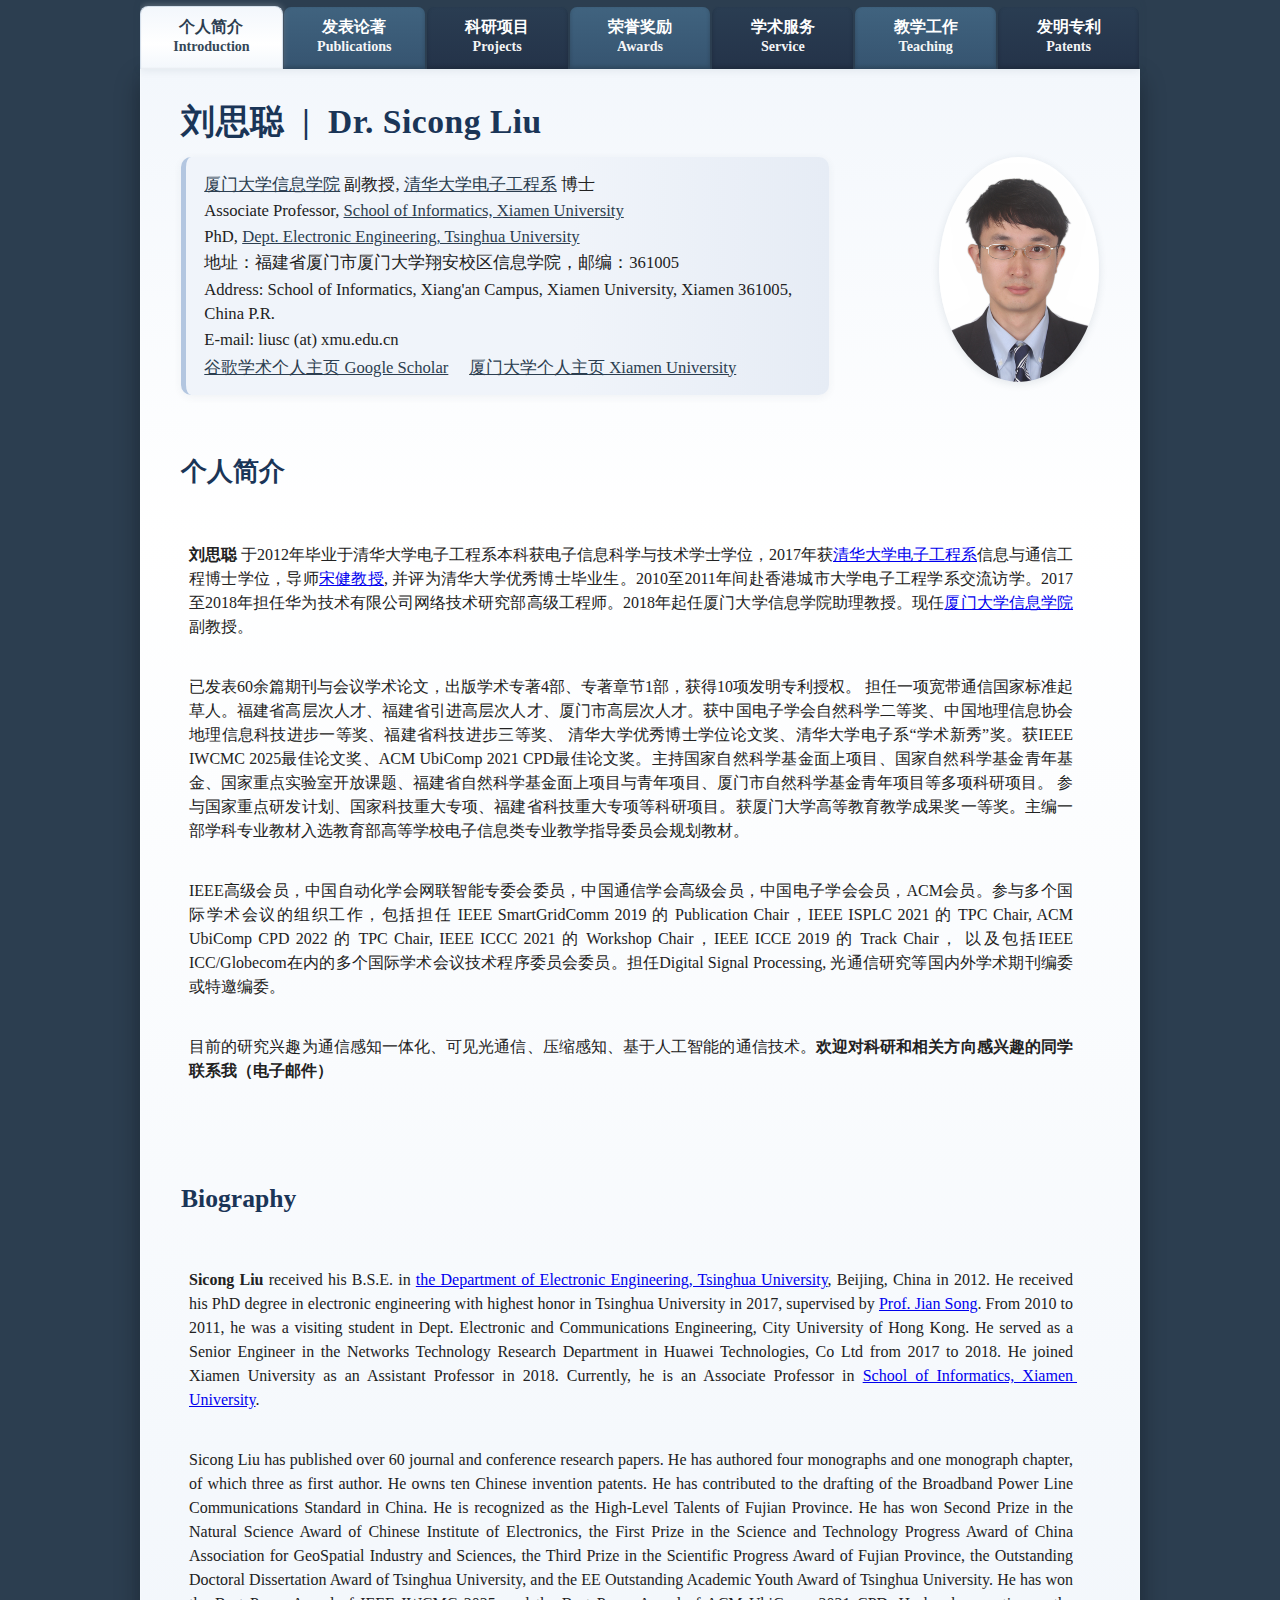
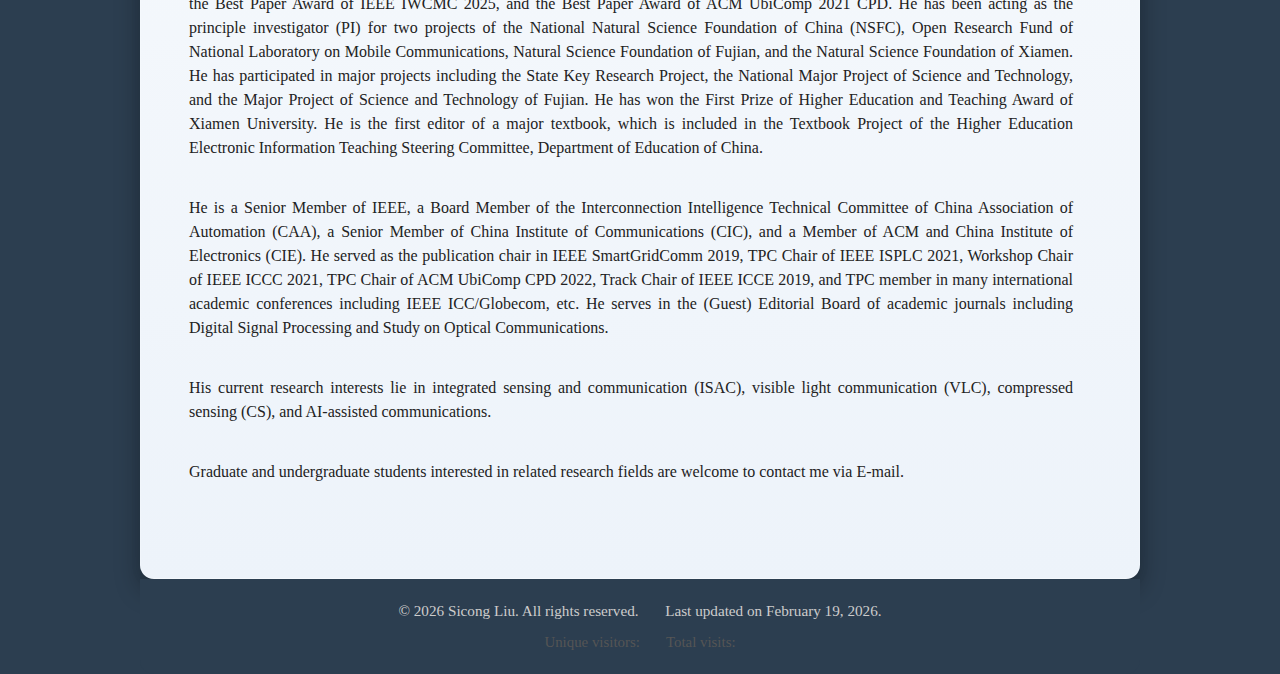
<file: index.html>
<!DOCTYPE html>
<html lang="en">
<head>
  <meta charset="UTF-8">
  <meta name="viewport" content="width=device-width, initial-scale=1.0">
  <title>Introduction | Academic Personal Website</title>
  <link rel="stylesheet" href="assets/style.css">
  <script src="assets/nav.js" defer></script>
</head>
<body>
	<nav>
    <a href="index.html" aria-current="page"><span class="nav-cn">个人简介</span><span class="nav-en">Introduction</span></a>
		<!-- <a href="research.html">Research</a> -->
    <a href="publications.html"><span class="nav-cn">发表论著</span><span class="nav-en">Publications</span></a>
    <a href="projects.html"><span class="nav-cn">科研项目</span><span class="nav-en">Projects</span></a>
    <a href="awards.html"><span class="nav-cn">荣誉奖励</span><span class="nav-en">Awards</span></a>
    <a href="service.html"><span class="nav-cn">学术服务</span><span class="nav-en">Service</span></a>
    <a href="teaching.html"><span class="nav-cn">教学工作</span><span class="nav-en">Teaching</span></a>
    <a href="patents.html"><span class="nav-cn">发明专利</span><span class="nav-en">Patents</span></a>
	</nav>
  <div class="container">
        <div class="name-header">
          刘思聪 &nbsp;|&nbsp; Dr. Sicong Liu
        </div>
    <img class="profile-photo" src="images/head.jpg" alt="Sicong Liu photo" style="width:160px; height:auto; border-radius:50%; box-shadow:0 2px 8px rgba(44,62,80,0.12); float:right; margin:0 0 1.5em 2em;">
    <div class="front-matter">
      <div><a target="blank" href="https://informatics.xmu.edu.cn/index.htm">厦门大学信息学院</a> 副教授, <a target="blank" href="https://www.ee.tsinghua.edu.cn/">清华大学电子工程系</a> 博士</div>
      <div>Associate Professor, <a target="blank" href="https://informatics.xmu.edu.cn/index.htm">School of Informatics, Xiamen University</a></div>
      <div>PhD, <a target="blank" href="https://www.ee.tsinghua.edu.cn/">Dept. Electronic Engineering, Tsinghua University</a></div>
      <div>地址：福建省厦门市厦门大学翔安校区信息学院，邮编：361005</div>
      <div>Address: School of Informatics, Xiang'an Campus, Xiamen University, Xiamen 361005, China P.R.</div>
      <div>E-mail: liusc (at) xmu.edu.cn</div>
      <div style="margin-top:0.2em;">
        <a target="blank" href="https://scholar.google.com/citations?user=FjTr1C8AAAAJ&hl=zh-TW">谷歌学术个人主页 Google Scholar</a>
        &nbsp; &nbsp; <a target="blank" href="https://faculty.xmu.edu.cn/LSC/zh_CN/zhym/584510/list/index.htm">厦门大学个人主页 Xiamen University</a>
      </div>
    </div>
    <div style="white-space: pre-wrap; margin-top: 1.2em;">
<h2 style="color: #1a3557; margin-bottom: 0.0em; font-size: 1.6em;">个人简介</h2>
<div class="zh-intro">
  <p><b>刘思聪</b> 于2012年毕业于清华大学电子工程系本科获电子信息科学与技术学士学位，2017年获<a target="blank" href="https://www.ee.tsinghua.edu.cn/">清华大学电子工程系</a>信息与通信工程博士学位，导师<a target="blank" href="http://people.ee.tsinghua.edu.cn/info/1143/1844.htm">宋健教授</a>, 并评为清华大学优秀博士毕业生。2010至2011年间赴香港城市大学电子工程学系交流访学。2017至2018年担任华为技术有限公司网络技术研究部高级工程师。2018年起任厦门大学信息学院助理教授。现任<a target="blank" href="https://informatics.xmu.edu.cn/">厦门大学信息学院</a>副教授。</p>
  <p>已发表60余篇期刊与会议学术论文，出版学术专著4部、专著章节1部，获得10项发明专利授权。 担任一项宽带通信国家标准起草人。福建省高层次人才、福建省引进高层次人才、厦门市高层次人才。获中国电子学会自然科学二等奖、中国地理信息协会地理信息科技进步一等奖、福建省科技进步三等奖、 清华大学优秀博士学位论文奖、清华大学电子系“学术新秀”奖。获IEEE IWCMC 2025最佳论文奖、ACM UbiComp 2021 CPD最佳论文奖。主持国家自然科学基金面上项目、国家自然科学基金青年基金、国家重点实验室开放课题、福建省自然科学基金面上项目与青年项目、厦门市自然科学基金青年项目等多项科研项目。 参与国家重点研发计划、国家科技重大专项、福建省科技重大专项等科研项目。获厦门大学高等教育教学成果奖一等奖。主编一部学科专业教材入选教育部高等学校电子信息类专业教学指导委员会规划教材。</p>
  <p>IEEE高级会员，中国自动化学会网联智能专委会委员，中国通信学会高级会员，中国电子学会会员，ACM会员。参与多个国际学术会议的组织工作，包括担任 IEEE SmartGridComm 2019 的 Publication Chair，IEEE ISPLC 2021 的 TPC Chair, ACM UbiComp CPD 2022 的 TPC Chair, IEEE ICCC 2021 的 Workshop Chair，IEEE ICCE 2019 的 Track Chair， 以及包括IEEE ICC/Globecom在内的多个国际学术会议技术程序委员会委员。担任Digital Signal Processing, 光通信研究等国内外学术期刊编委或特邀编委。</p>
  <p>目前的研究兴趣为通信感知一体化、可见光通信、压缩感知、基于人工智能的通信技术。<b>欢迎对科研和相关方向感兴趣的同学联系我（电子邮件）</b></p>
</div>

<h2 style="color: #1a3557; margin-bottom: 0.0em; margin-top: 1.5em; font-size: 1.6em;">Biography</h2>
<div class="en-intro">
  <p><b>Sicong Liu</b> received his B.S.E. in <a target="blank" href="https://www.ee.tsinghua.edu.cn/">the Department of Electronic Engineering, Tsinghua University</a>, Beijing, China in 2012. He received his PhD degree in electronic engineering with highest honor in Tsinghua University in 2017, supervised by <a target="blank" href="http://people.ee.tsinghua.edu.cn/info/1143/1844.htm">Prof. Jian Song</a>. From 2010 to 2011, he was a visiting student in Dept. Electronic and Communications Engineering, City University of Hong Kong. He served as a Senior Engineer in the Networks Technology Research Department in Huawei Technologies, Co Ltd from 2017 to 2018. He joined Xiamen University as an Assistant Professor in 2018. Currently, he is an Associate Professor in <a target="blank" href="https://informatics.xmu.edu.cn/">School of Informatics, Xiamen University</a>.</p>
  <p>Sicong Liu has published over 60 journal and conference research papers. He has authored four monographs and one monograph chapter, of which three as first author. He owns ten Chinese invention patents. He has contributed to the drafting of the Broadband Power Line Communications Standard in China. He is recognized as the High-Level Talents of Fujian Province. He has won Second Prize in the Natural Science Award of Chinese Institute of Electronics, the First Prize in the Science and Technology Progress Award of China Association for GeoSpatial Industry and Sciences, the Third Prize in the Scientific Progress Award of Fujian Province, the Outstanding Doctoral Dissertation Award of Tsinghua University, and the EE Outstanding Academic Youth Award of Tsinghua University. He has won the Best Paper Award of IEEE IWCMC 2025, and the Best Paper Award of ACM UbiComp 2021 CPD. He has been acting as the principle investigator (PI) for two projects of the National Natural Science Foundation of China (NSFC), Open Research Fund of National Laboratory on Mobile Communications, Natural Science Foundation of Fujian, and the Natural Science Foundation of Xiamen. He has participated in major projects including the State Key Research Project, the National Major Project of Science and Technology, and the Major Project of Science and Technology of Fujian. He has won the First Prize of Higher Education and Teaching Award of Xiamen University. He is the first editor of a major textbook, which is included in the Textbook Project of the Higher Education Electronic Information Teaching Steering Committee, Department of Education of China.</p>
  <p>He is a Senior Member of IEEE, a Board Member of the Interconnection Intelligence Technical Committee of China Association of Automation (CAA), a Senior Member of China Institute of Communications (CIC), and a Member of ACM and China Institute of Electronics (CIE). He served as the publication chair in IEEE SmartGridComm 2019, TPC Chair of IEEE ISPLC 2021, Workshop Chair of IEEE ICCC 2021, TPC Chair of ACM UbiComp CPD 2022, Track Chair of IEEE ICCE 2019, and TPC member in many international academic conferences including IEEE ICC/Globecom, etc. He serves in the (Guest) Editorial Board of academic journals including Digital Signal Processing and Study on Optical Communications.</p>
  <p>His current research interests lie in integrated sensing and communication (ISAC), visible light communication (VLC), compressed sensing (CS), and AI-assisted communications.</p>
  <p>Graduate and undergraduate students interested in related research fields are welcome to contact me via E-mail.</p>
</div>
    </div>
  </div>
  <footer>
    &copy; 2026 Sicong Liu. All rights reserved. <span style="margin-left:1.5em;">Last updated on February 19, 2026.</span>
    <div id="busuanzi_container" style="margin-top:1em; font-size:0.98em; color:#555;">
      <span id="busuanzi_container_site_uv" style="margin-right:1.5em;">
        <span style="font-weight:500;">Unique visitors:</span> <span id="busuanzi_value_site_uv"></span>
      </span>
      <span id="busuanzi_container_site_pv">
        <span style="font-weight:500;">Total visits:</span> <span id="busuanzi_value_site_pv"></span>
      </span>
    </div>
    <script async src="//busuanzi.ibruce.info/busuanzi/2.3/busuanzi.pure.mini.js"></script>
  </footer>

  <!-- Back to Top Button -->
  <button id="backToTopBtn" title="Back to Top">&#8679;</button>
  <script>
    // Show/hide button on scroll
    const backToTopBtn = document.getElementById('backToTopBtn');
    window.onscroll = function() {
      if (document.body.scrollTop > 200 || document.documentElement.scrollTop > 200) {
        backToTopBtn.style.display = 'block';
      } else {
        backToTopBtn.style.display = 'none';
      }
    };
    // Scroll to top on click
    backToTopBtn.onclick = function() {
      window.scrollTo({top: 0, behavior: 'smooth'});
    };
  </script>
</body>
</html>
<style>
.front-matter {
  background: linear-gradient(90deg, #f0f4fa 60%, #e6ecf5 100%);
  border-radius: 10px;
  box-shadow: 0 2px 8px rgba(44,62,80,0.06);
  padding: 0.8em 1.5em 0.8em 1.1em;
  margin-bottom: 1.2em;
  max-width: 600px;
  font-size: 1.04em;
  line-height: 1.45;
  text-align: left;
  border-left: 5px solid #b3c6e0;
}
.name-header {
  font-size: 2.1em;
  font-weight: bold;
  color: #1a3557;
  margin-bottom: 0.35em;
  letter-spacing: 0.5px;
}
.front-matter {
  background: linear-gradient(90deg, #f0f4fa 60%, #e6ecf5 100%);
  border-radius: 10px;
  box-shadow: 0 2px 8px rgba(44,62,80,0.06);
  padding: 0.8em 1.5em 0.8em 1.1em;
  margin-bottom: 1.2em;
  max-width: 600px;
  font-size: 1.04em;
  line-height: 1.45;
  text-align: left;
  border-left: 5px solid #b3c6e0;
}
.front-matter div {
  margin: 0.13em 0 0.13em 0;
  display: block;
}
.front-matter a {
  color: #2c3e50;
  text-decoration: underline;
  font-weight: 500;
}
.front-matter a:hover {
  color: #1a5ca4;
}
</style>
<style>
#backToTopBtn {
  display: none;
  position: fixed;
  right: 32px;
  bottom: 48px;
  z-index: 99;
  border: none;
  outline: none;
  background: #2c3e50;
  color: #fff;
  cursor: pointer; 
  padding: 0.7em 1em 0.6em 1em;
  border-radius: 50%;
  font-size: 1.7em;
  box-shadow: 0 2px 8px rgba(44,62,80,0.18);
  transition: background 0.2s, box-shadow 0.2s;
}
#backToTopBtn:hover {
  background: #1a5ca4;
  box-shadow: 0 4px 16px rgba(44,62,80,0.22);
}
</style>
<style>
.en-intro {
  margin-top: 0;
  margin-bottom: 0.5em;
  max-width: 800px;
}
.en-intro p {
  margin: 0.7em 0 0.7em 0;
  text-align: justify;
  line-height: 1.7;
}
</style>
<style>
.zh-intro, .en-intro {
  margin-top: 0;
  margin-bottom: 0.5em;
  max-width: 1000px;
  min-width: 320px;
  width: 100%;
  box-sizing: border-box;
  padding-left: 8px;
  padding-right: 8px;
}
.zh-intro p, .en-intro p {
  margin: 0;
  text-align: justify;
  line-height: 1.5;
}
@media (min-width: 900px) {
  .zh-intro, .en-intro {
    max-width: 900px;
    margin-left: 0;
    margin-right: auto;
  }
}
</style>
</file>
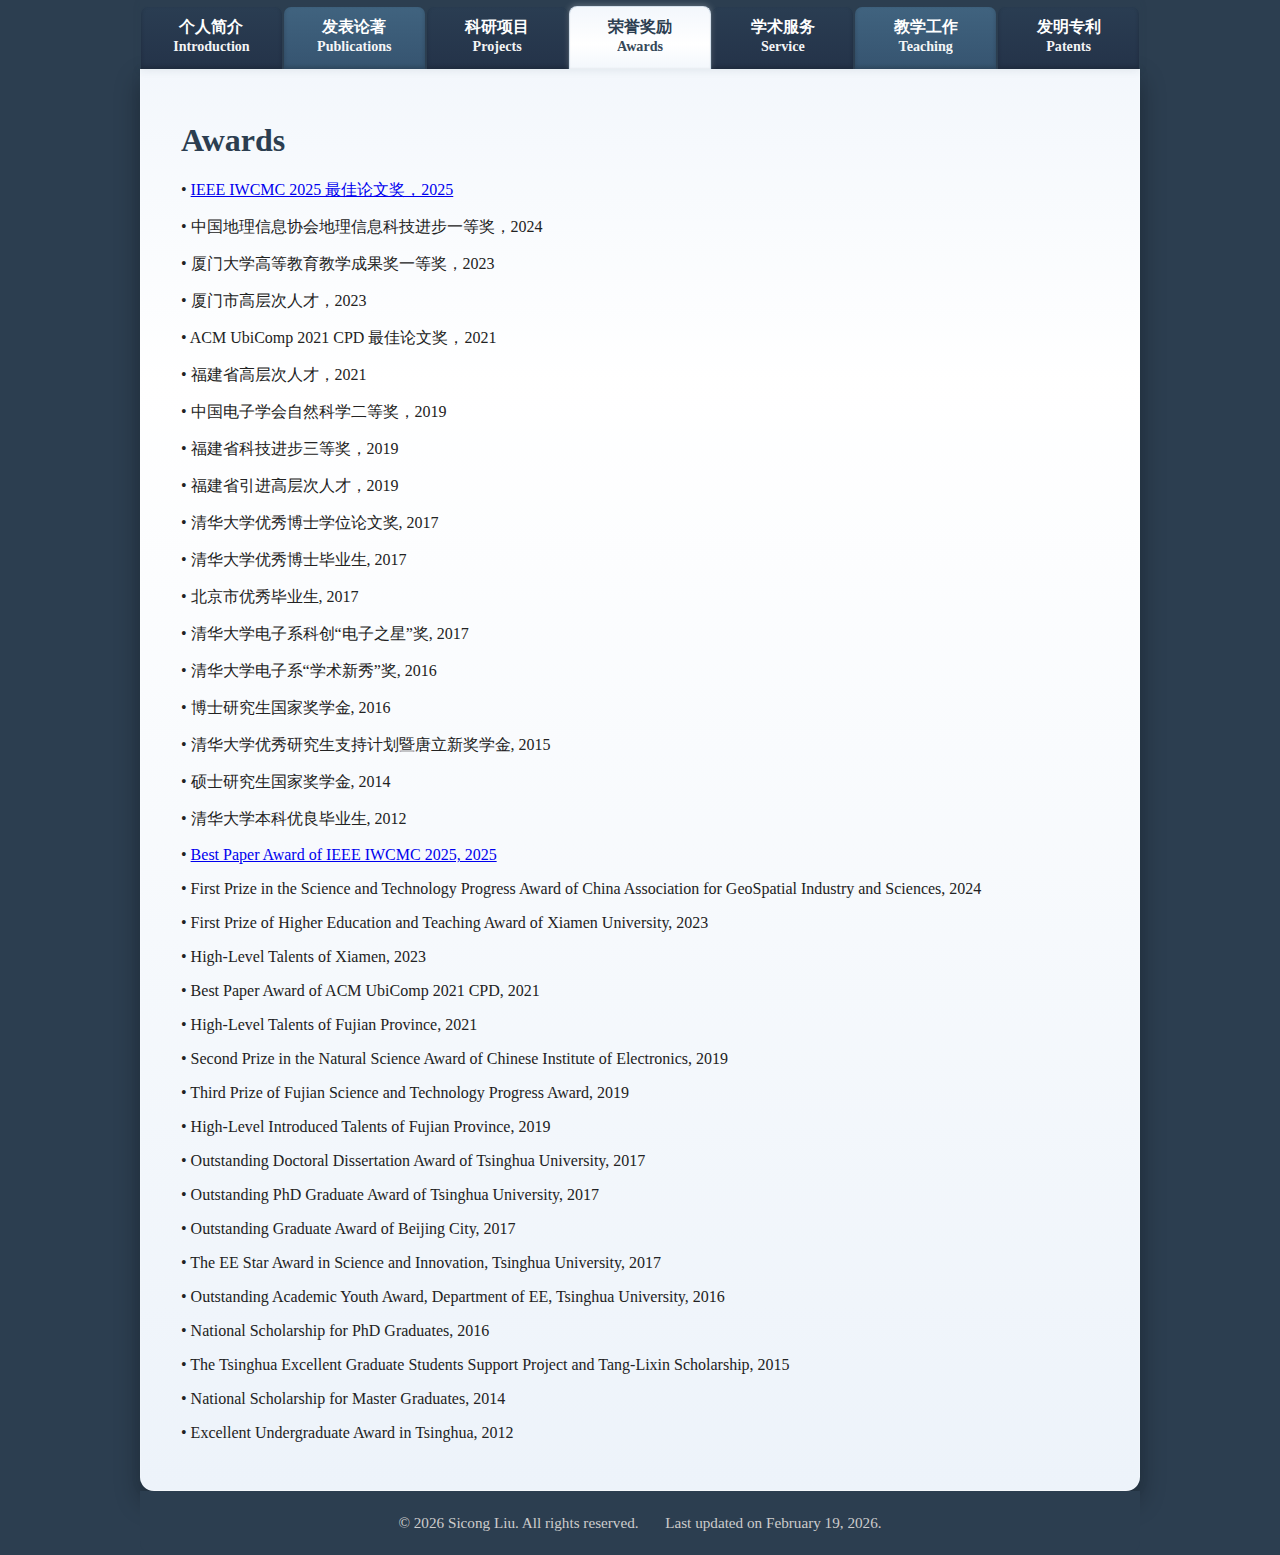
<file: awards.html>
<!DOCTYPE html>
<html lang="en">
<head>
  <meta charset="UTF-8">
  <meta name="viewport" content="width=device-width, initial-scale=1.0">
  <title>Awards | Academic Personal Website</title>
  <link rel="stylesheet" href="assets/style.css">
  <script src="assets/nav.js" defer></script>
</head>
<body>
	<nav>
		<a href="index.html"><span class="nav-cn">个人简介</span><span class="nav-en">Introduction</span></a>
		<!-- <a href="research.html">Research</a> -->
		<a href="publications.html"><span class="nav-cn">发表论著</span><span class="nav-en">Publications</span></a>
		<a href="projects.html"><span class="nav-cn">科研项目</span><span class="nav-en">Projects</span></a>
		<a href="awards.html" aria-current="page"><span class="nav-cn">荣誉奖励</span><span class="nav-en">Awards</span></a>
		<a href="service.html"><span class="nav-cn">学术服务</span><span class="nav-en">Service</span></a>
		<a href="teaching.html"><span class="nav-cn">教学工作</span><span class="nav-en">Teaching</span></a>
		<a href="patents.html"><span class="nav-cn">发明专利</span><span class="nav-en">Patents</span></a>
	</nav>
  <div class="container">
    <h1>Awards</h1>
    <p>&bull; <a target="blank" href="https://ce.xmu.edu.cn/info/1026/1100.htm">IEEE IWCMC 2025 最佳论文奖，2025</a> </p>
	<p>&bull; 中国地理信息协会地理信息科技进步一等奖，2024 </p>
	<p>&bull; 厦门大学高等教育教学成果奖一等奖，2023 </p>
	<p>&bull; 厦门市高层次人才，2023 </p>
	<p>&bull; ACM UbiComp 2021 CPD 最佳论文奖，2021 </p>
	<p>&bull; 福建省高层次人才，2021 </p>
	<p>&bull; 中国电子学会自然科学二等奖，2019 </p>
	<p>&bull; 福建省科技进步三等奖，2019 </p>
	<p>&bull; 福建省引进高层次人才，2019 </p>
	<p>&bull; 清华大学优秀博士学位论文奖, 2017 </p>
	<p>&bull; 清华大学优秀博士毕业生, 2017 </p>
	<p>&bull; 北京市优秀毕业生, 2017 </p>
	<p>&bull; 清华大学电子系科创“电子之星”奖, 2017 </p>
	<p>&bull; 清华大学电子系“学术新秀”奖, 2016 </p>
	<p>&bull; 博士研究生国家奖学金, 2016</p>
	<p>&bull; 清华大学优秀研究生支持计划暨唐立新奖学金, 2015</p>
	<p>&bull; 硕士研究生国家奖学金, 2014</p>
	<p>&bull; 清华大学本科优良毕业生, 2012</p>
	<p>&bull; <a target="blank" href="https://ce.xmu.edu.cn/info/1026/1100.htm">Best Paper Award of IEEE IWCMC 2025, 2025</a> </p>
	<p>&bull; First Prize in the Science and Technology Progress Award of China Association for GeoSpatial Industry and Sciences, 2024 </p>
	<p>&bull; First Prize of Higher Education and Teaching Award of Xiamen University, 2023 </p>
	<p>&bull; High-Level Talents of Xiamen, 2023 </p>
	<p>&bull; Best Paper Award of ACM UbiComp 2021 CPD, 2021 </p>
	<p>&bull; High-Level Talents of Fujian Province, 2021 </p>
	<p>&bull; Second Prize in the Natural Science Award of Chinese Institute of Electronics, 2019 </p>
	<p>&bull; Third Prize of Fujian Science and Technology Progress Award, 2019 </p>
	<p>&bull; High-Level Introduced Talents of Fujian Province, 2019 </p>
	<p>&bull; Outstanding Doctoral Dissertation Award of Tsinghua University, 2017 </p>
	<p>&bull; Outstanding PhD Graduate Award of Tsinghua University, 2017 </p>
	<p>&bull; Outstanding Graduate Award of Beijing City, 2017 </p>
	<p>&bull; The EE Star Award in Science and Innovation, Tsinghua University, 2017 </p>
	<p>&bull; Outstanding Academic Youth Award, Department of EE, Tsinghua University, 2016 </p>
	<p>&bull; National Scholarship for PhD Graduates, 2016</p>
	<p>&bull; The Tsinghua Excellent Graduate Students Support Project and Tang-Lixin Scholarship, 2015</p>
	<p>&bull; National Scholarship for Master Graduates, 2014</p>
	<p>&bull; Excellent Undergraduate Award in Tsinghua, 2012</p>
	<!-- <p>&bull; Excellent Visiting Fellowship in City University of Hong Kong</p>
    <p>&bull; The Excellent Student Scholarship in THU (Twice)</p>
    <p>&bull; First Prize of the Beijing Undergraduate Physics Olympic Competition</p> -->
	<!--<p>&bull; National Undergraduate Endeavour Scholarship</p>-->
	<!--<p>&bull; Tsinghua Second-Class Scholarship for Freshmen</p>-->
  </div>
  <footer>
	&copy; 2026 Sicong Liu. All rights reserved. <span style="margin-left:1.5em;">Last updated on February 19, 2026.</span>
	<!-- Back to Top Button -->
	<button id="backToTopBtn" title="Back to Top">&#8679;</button>
	<script>
		// Show/hide button on scroll
		const backToTopBtn = document.getElementById('backToTopBtn');
		window.onscroll = function() {
			if (document.body.scrollTop > 200 || document.documentElement.scrollTop > 200) {
				backToTopBtn.style.display = 'block';
			} else {
				backToTopBtn.style.display = 'none';
			}
		};
		// Scroll to top on click
		backToTopBtn.onclick = function() {
			window.scrollTo({top: 0, behavior: 'smooth'});
		};
	</script>
	<style>
	#backToTopBtn {
		display: none;
		position: fixed;
		right: 32px;
		bottom: 48px;
		z-index: 99;
		border: none;
		outline: none;
		background: #2c3e50;
		color: #fff;
		cursor: pointer;
		padding: 0.7em 1em 0.6em 1em;
		border-radius: 50%;
		font-size: 1.7em;
		box-shadow: 0 2px 8px rgba(44,62,80,0.18);
		transition: background 0.2s, box-shadow 0.2s;
	}
	#backToTopBtn:hover {
		background: #1a5ca4;
		box-shadow: 0 4px 16px rgba(44,62,80,0.22);
	}
	</style>
  </footer>
</body>
</html>
</file>
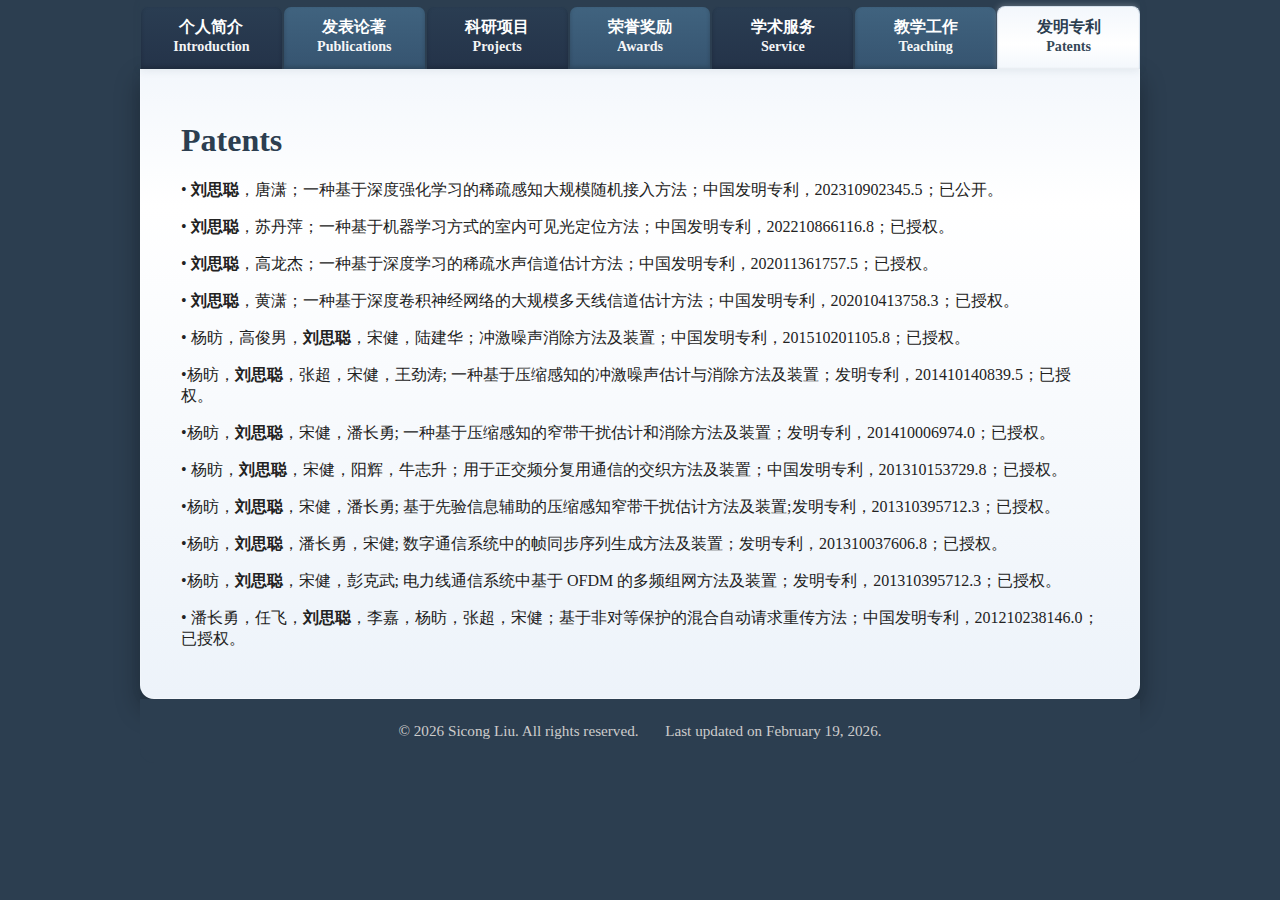
<file: patents.html>
<!DOCTYPE html>
<html lang="en">
<head>
  <meta charset="UTF-8">
  <meta name="viewport" content="width=device-width, initial-scale=1.0">
  <title>Patents | Academic Personal Website</title>
  <link rel="stylesheet" href="assets/style.css">
  <script src="assets/nav.js" defer></script>
</head>
<body>
  <nav>
    <a href="index.html"><span class="nav-cn">个人简介</span><span class="nav-en">Introduction</span></a>
    <!-- <a href="research.html">Research</a> -->
    <a href="publications.html"><span class="nav-cn">发表论著</span><span class="nav-en">Publications</span></a>
    <a href="projects.html"><span class="nav-cn">科研项目</span><span class="nav-en">Projects</span></a>
    <a href="awards.html"><span class="nav-cn">荣誉奖励</span><span class="nav-en">Awards</span></a>
    <a href="service.html"><span class="nav-cn">学术服务</span><span class="nav-en">Service</span></a>
    <a href="teaching.html"><span class="nav-cn">教学工作</span><span class="nav-en">Teaching</span></a>
    <a href="patents.html" aria-current="page"><span class="nav-cn">发明专利</span><span class="nav-en">Patents</span></a>
  </nav>
  <div class="container">
    <h1>Patents</h1>
    <p>&bull; <b>刘思聪</b>，唐潇；一种基于深度强化学习的稀疏感知大规模随机接入方法；中国发明专利，202310902345.5；已公开。</p>

<p>&bull; <b>刘思聪</b>，苏丹萍；一种基于机器学习方式的室内可见光定位方法；中国发明专利，202210866116.8；已授权。</p>

<p>&bull; <b>刘思聪</b>，高龙杰；一种基于深度学习的稀疏水声信道估计方法；中国发明专利，202011361757.5；已授权。</p>

<p>&bull; <b>刘思聪</b>，黄潇；一种基于深度卷积神经网络的大规模多天线信道估计方法；中国发明专利，202010413758.3；已授权。</p>

<p>&bull; 杨昉，高俊男，<b>刘思聪</b>，宋健，陆建华；冲激噪声消除方法及装置；中国发明专利，201510201105.8；已授权。</p>

<p>&bull;杨昉，<b>刘思聪</b>，张超，宋健，王劲涛; 一种基于压缩感知的冲激噪声估计与消除方法及装置；发明专利，201410140839.5；已授权。</p>

<p>&bull;杨昉，<b>刘思聪</b>，宋健，潘长勇; 一种基于压缩感知的窄带干扰估计和消除方法及装置；发明专利，201410006974.0；已授权。</p>

<p>&bull; 杨昉，<b>刘思聪</b>，宋健，阳辉，牛志升；用于正交频分复用通信的交织方法及装置；中国发明专利，201310153729.8；已授权。</p>

<p>&bull;杨昉，<b>刘思聪</b>，宋健，潘长勇; 基于先验信息辅助的压缩感知窄带干扰估计方法及装置;发明专利，201310395712.3；已授权。</p>

<p>&bull;杨昉，<b>刘思聪</b>，潘长勇，宋健; 数字通信系统中的帧同步序列生成方法及装置；发明专利，201310037606.8；已授权。</p>

<p>&bull;杨昉，<b>刘思聪</b>，宋健，彭克武; 电力线通信系统中基于 OFDM 的多频组网方法及装置；发明专利，201310395712.3；已授权。</p>

<p>&bull; 潘长勇，任飞，<b>刘思聪</b>，李嘉，杨昉，张超，宋健；基于非对等保护的混合自动请求重传方法；中国发明专利，201210238146.0；已授权。</p>

  </div>
  <footer>
    &copy; 2026 Sicong Liu. All rights reserved. <span style="margin-left:1.5em;">Last updated on February 19, 2026.</span>
    <!-- Back to Top Button -->
    <button id="backToTopBtn" title="Back to Top">&#8679;</button>
    <script>
      // Show/hide button on scroll
      const backToTopBtn = document.getElementById('backToTopBtn');
      window.onscroll = function() {
        if (document.body.scrollTop > 200 || document.documentElement.scrollTop > 200) {
          backToTopBtn.style.display = 'block';
        } else {
          backToTopBtn.style.display = 'none';
        }
      };
      // Scroll to top on click
      backToTopBtn.onclick = function() {
        window.scrollTo({top: 0, behavior: 'smooth'});
      };
    </script>
    <style>
    #backToTopBtn {
      display: none;
      position: fixed;
      right: 32px;
      bottom: 48px;
      z-index: 99;
      border: none;
      outline: none;
      background: #2c3e50;
      color: #fff;
      cursor: pointer;
      padding: 0.7em 1em 0.6em 1em;
      border-radius: 50%;
      font-size: 1.7em;
      box-shadow: 0 2px 8px rgba(44,62,80,0.18);
      transition: background 0.2s, box-shadow 0.2s;
    }
    #backToTopBtn:hover {
      background: #1a5ca4;
      box-shadow: 0 4px 16px rgba(44,62,80,0.22);
    }
    </style>
  </footer>
</body>
</html>
</file>
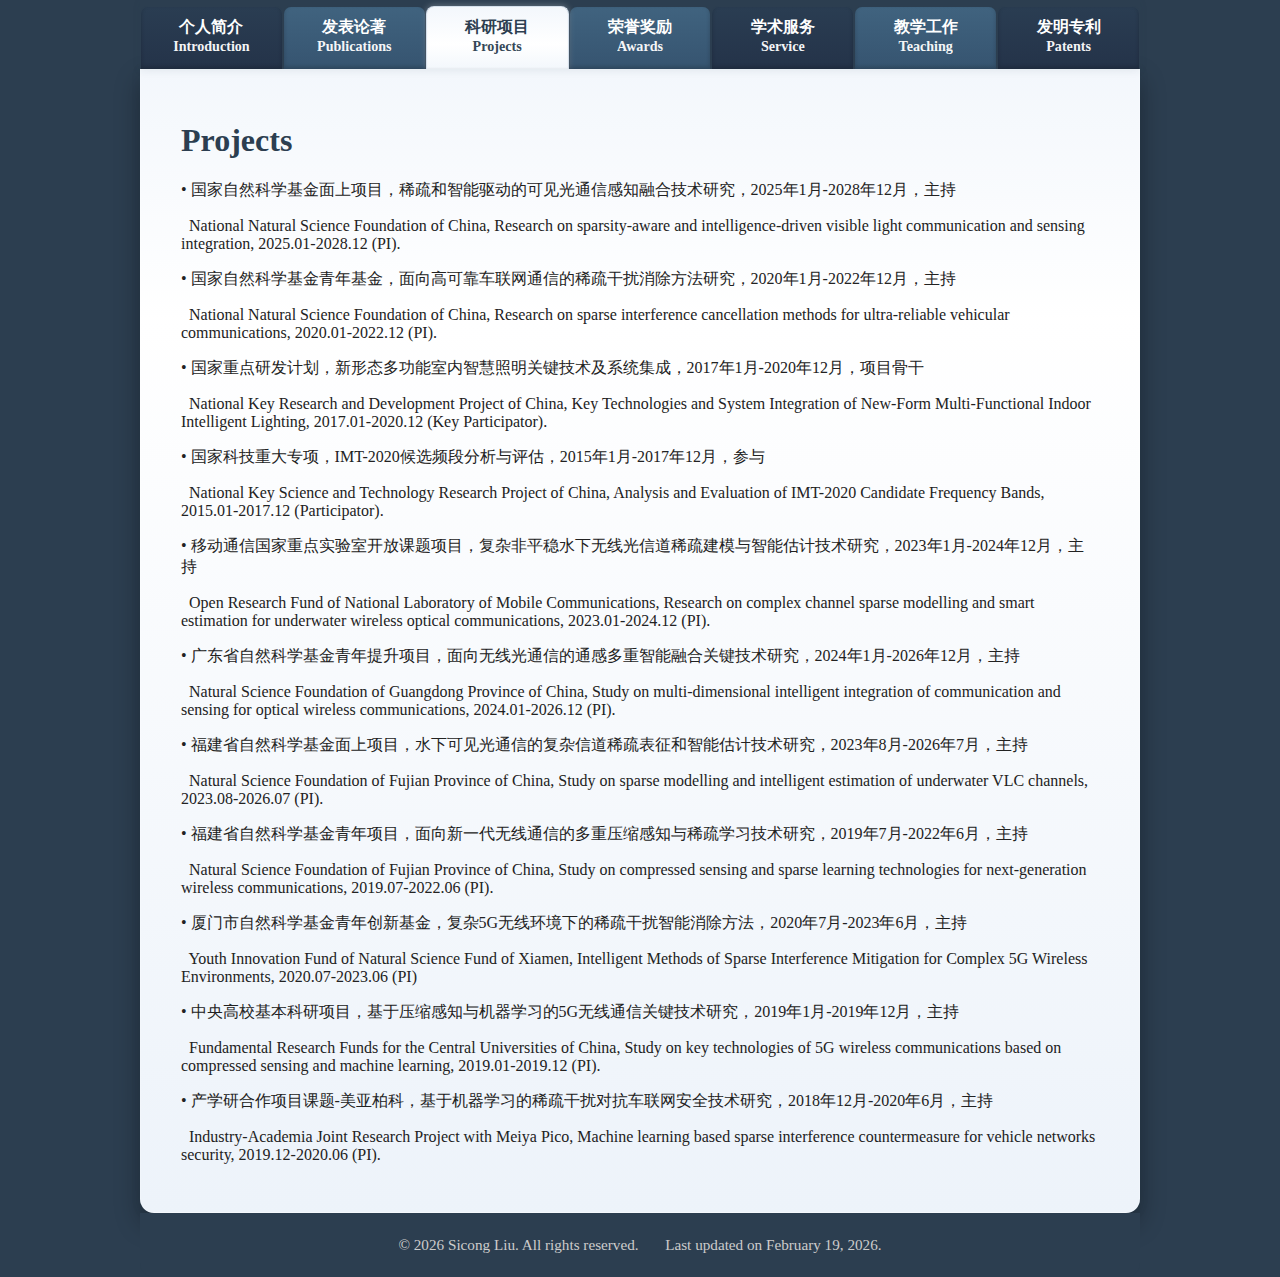
<file: projects.html>
<!DOCTYPE html>
<html lang="en">
<head>
  <meta charset="UTF-8">
  <meta name="viewport" content="width=device-width, initial-scale=1.0">
  <title>Projects | Academic Personal Website</title>
  <link rel="stylesheet" href="assets/style.css">
  <script src="assets/nav.js" defer></script>
</head>
<body>
	<nav>
		<a href="index.html"><span class="nav-cn">个人简介</span><span class="nav-en">Introduction</span></a>
		<!-- <a href="research.html">Research</a> -->
		<a href="publications.html"><span class="nav-cn">发表论著</span><span class="nav-en">Publications</span></a>
		<a href="projects.html" aria-current="page"><span class="nav-cn">科研项目</span><span class="nav-en">Projects</span></a>
		<a href="awards.html"><span class="nav-cn">荣誉奖励</span><span class="nav-en">Awards</span></a>
		<a href="service.html"><span class="nav-cn">学术服务</span><span class="nav-en">Service</span></a>
		<a href="teaching.html"><span class="nav-cn">教学工作</span><span class="nav-en">Teaching</span></a>
		<a href="patents.html"><span class="nav-cn">发明专利</span><span class="nav-en">Patents</span></a>
	</nav>
  <div class="container">
    <h1>Projects</h1>
    <p>&bull; 国家自然科学基金面上项目，稀疏和智能驱动的可见光通信感知融合技术研究，2025年1月-2028年12月，主持</p>
	<p>&nbsp;&nbsp;National Natural Science Foundation of China, Research on sparsity-aware and intelligence-driven visible light communication and sensing integration, 2025.01-2028.12 (PI). </p>
	<p>&bull; 国家自然科学基金青年基金，面向高可靠车联网通信的稀疏干扰消除方法研究，2020年1月-2022年12月，主持</p>
	<p>&nbsp;&nbsp;National Natural Science Foundation of China, Research on sparse interference cancellation methods for ultra-reliable vehicular communications,  2020.01-2022.12 (PI). </p>
	<p>&bull; 国家重点研发计划，新形态多功能室内智慧照明关键技术及系统集成，2017年1月-2020年12月，项目骨干</p>
	<p>&nbsp;&nbsp;National Key Research and Development Project of China, Key Technologies and System Integration of New-Form Multi-Functional Indoor Intelligent Lighting,  2017.01-2020.12 (Key Participator). </p>
	<p>&bull; 国家科技重大专项，IMT-2020候选频段分析与评估，2015年1月-2017年12月，参与</p>
	<p>&nbsp;&nbsp;National Key Science and Technology Research Project of China, Analysis and Evaluation of IMT-2020 Candidate Frequency Bands,  2015.01-2017.12 (Participator). </p>
	<p>&bull; 移动通信国家重点实验室开放课题项目，复杂非平稳水下无线光信道稀疏建模与智能估计技术研究，2023年1月-2024年12月，主持</p>
	<p>&nbsp; Open Research Fund of National Laboratory of Mobile Communications, Research on complex channel sparse modelling and smart estimation for underwater wireless optical communications, 2023.01-2024.12 (PI). </p>
	<p>&bull; 广东省自然科学基金青年提升项目，面向无线光通信的通感多重智能融合关键技术研究，2024年1月-2026年12月，主持</p>
	<p>&nbsp; Natural Science Foundation of Guangdong Province of China, Study on multi-dimensional intelligent integration of communication and sensing for optical wireless communications, 2024.01-2026.12 (PI). </p>
	<p>&bull; 福建省自然科学基金面上项目，水下可见光通信的复杂信道稀疏表征和智能估计技术研究，2023年8月-2026年7月，主持</p>
	<p>&nbsp; Natural Science Foundation of Fujian Province of China, Study on sparse modelling and intelligent estimation of underwater VLC channels, 2023.08-2026.07 (PI). </p>
	<p>&bull; 福建省自然科学基金青年项目，面向新一代无线通信的多重压缩感知与稀疏学习技术研究，2019年7月-2022年6月，主持</p>
	<p>&nbsp; Natural Science Foundation of Fujian Province of China, Study on compressed sensing and sparse learning technologies for next-generation wireless communications, 2019.07-2022.06 (PI). </p>
	<p>&bull; 厦门市自然科学基金青年创新基金，复杂5G无线环境下的稀疏干扰智能消除方法，2020年7月-2023年6月，主持</p>
	<p>&nbsp; Youth Innovation Fund of Natural Science Fund of Xiamen, Intelligent Methods of Sparse Interference Mitigation for Complex 5G Wireless Environments, 2020.07-2023.06 (PI)</p>
	<p>&bull; 中央高校基本科研项目，基于压缩感知与机器学习的5G无线通信关键技术研究，2019年1月-2019年12月，主持</p>
	<p>&nbsp; Fundamental Research Funds for the Central Universities of China, Study on key technologies of 5G wireless communications based on compressed sensing and machine learning, 2019.01-2019.12 (PI). </p>
	<p>&bull; 产学研合作项目课题-美亚柏科，基于机器学习的稀疏干扰对抗车联网安全技术研究，2018年12月-2020年6月，主持</p>
	<p>&nbsp; Industry-Academia Joint Research Project with Meiya Pico, Machine learning based sparse interference countermeasure for vehicle networks security, 2019.12-2020.06 (PI). </p>

  </div>
  <footer>
	&copy; 2026 Sicong Liu. All rights reserved. <span style="margin-left:1.5em;">Last updated on February 19, 2026.</span>
	<!-- Back to Top Button -->
	<button id="backToTopBtn" title="Back to Top">&#8679;</button>
	<script>
		// Show/hide button on scroll
		const backToTopBtn = document.getElementById('backToTopBtn');
		window.onscroll = function() {
			if (document.body.scrollTop > 200 || document.documentElement.scrollTop > 200) {
				backToTopBtn.style.display = 'block';
			} else {
				backToTopBtn.style.display = 'none';
			}
		};
		// Scroll to top on click
		backToTopBtn.onclick = function() {
			window.scrollTo({top: 0, behavior: 'smooth'});
		};
	</script>
	<style>
	#backToTopBtn {
		display: none;
		position: fixed;
		right: 32px;
		bottom: 48px;
		z-index: 99;
		border: none;
		outline: none;
		background: #2c3e50;
		color: #fff;
		cursor: pointer;
		padding: 0.7em 1em 0.6em 1em;
		border-radius: 50%;
		font-size: 1.7em;
		box-shadow: 0 2px 8px rgba(44,62,80,0.18);
		transition: background 0.2s, box-shadow 0.2s;
	}
	#backToTopBtn:hover {
		background: #1a5ca4;
		box-shadow: 0 4px 16px rgba(44,62,80,0.22);
	}
	</style>
  </footer>
</body>
</html>
</file>
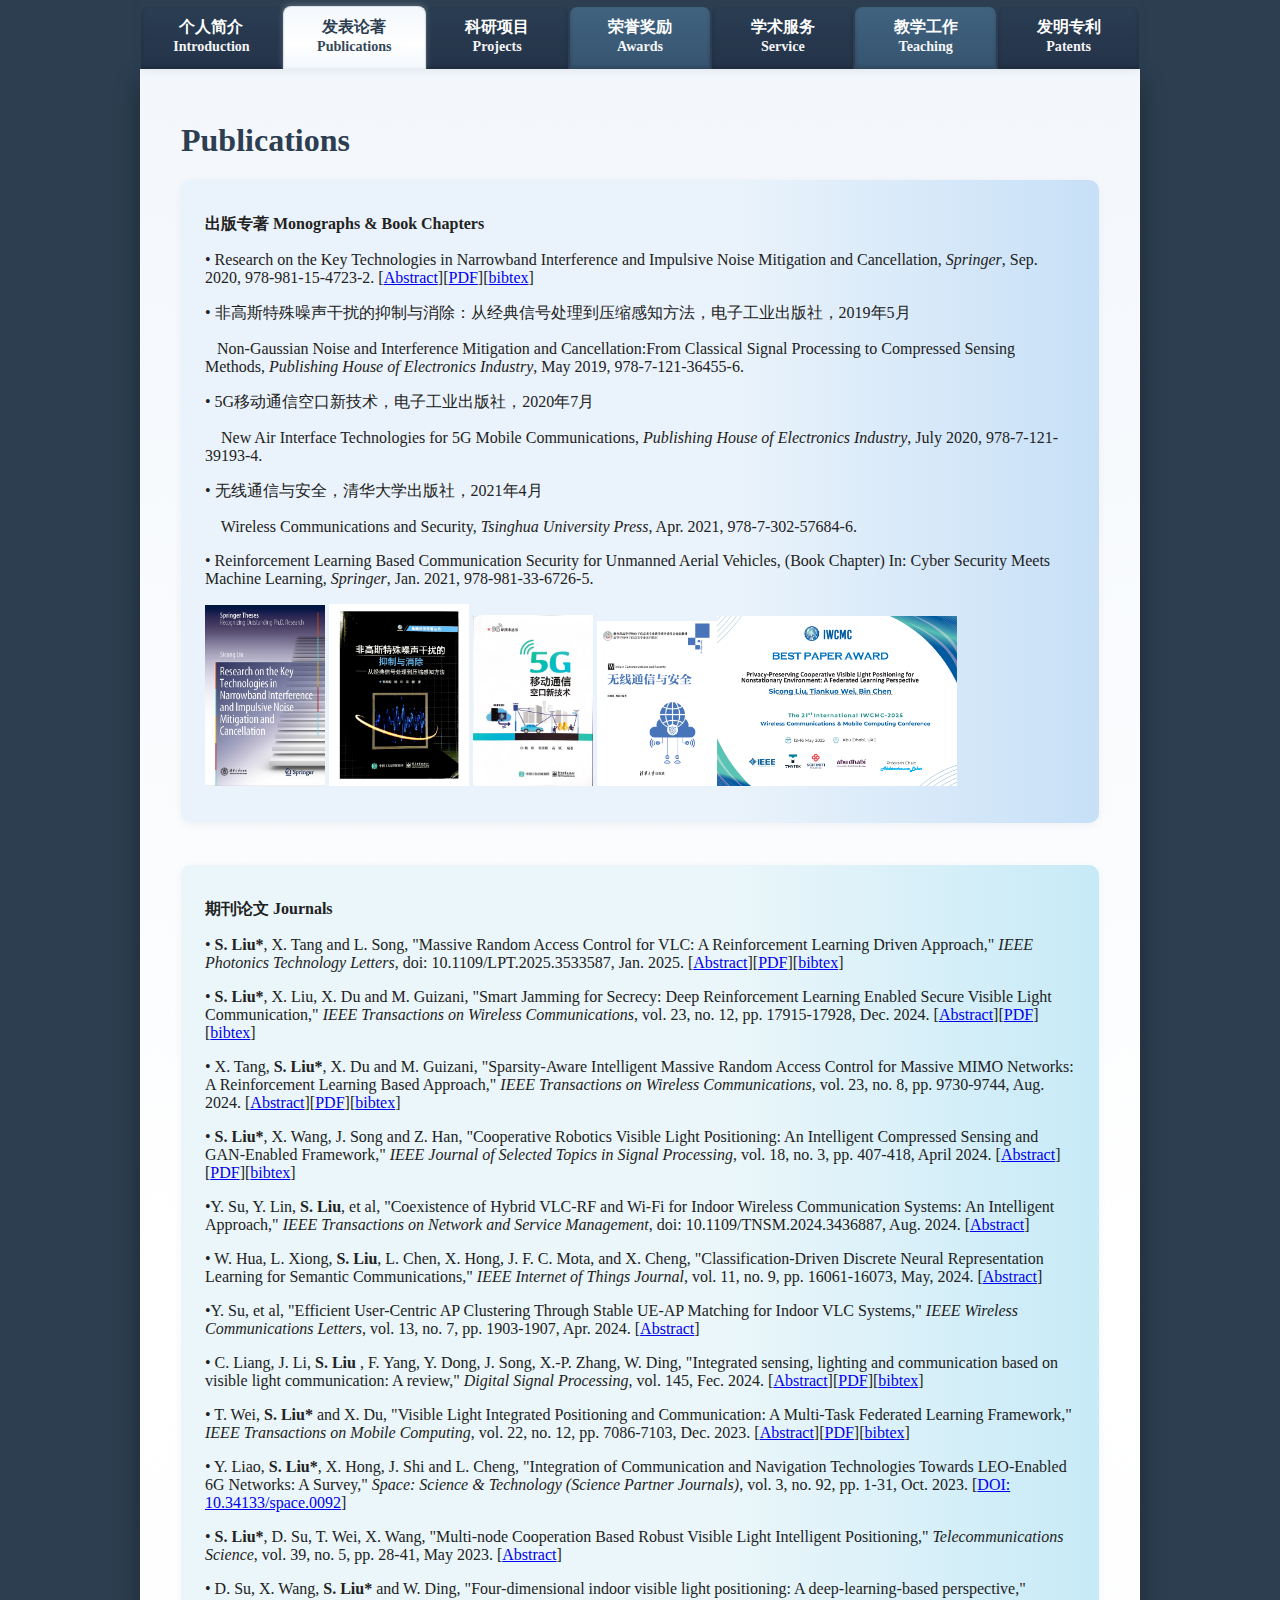
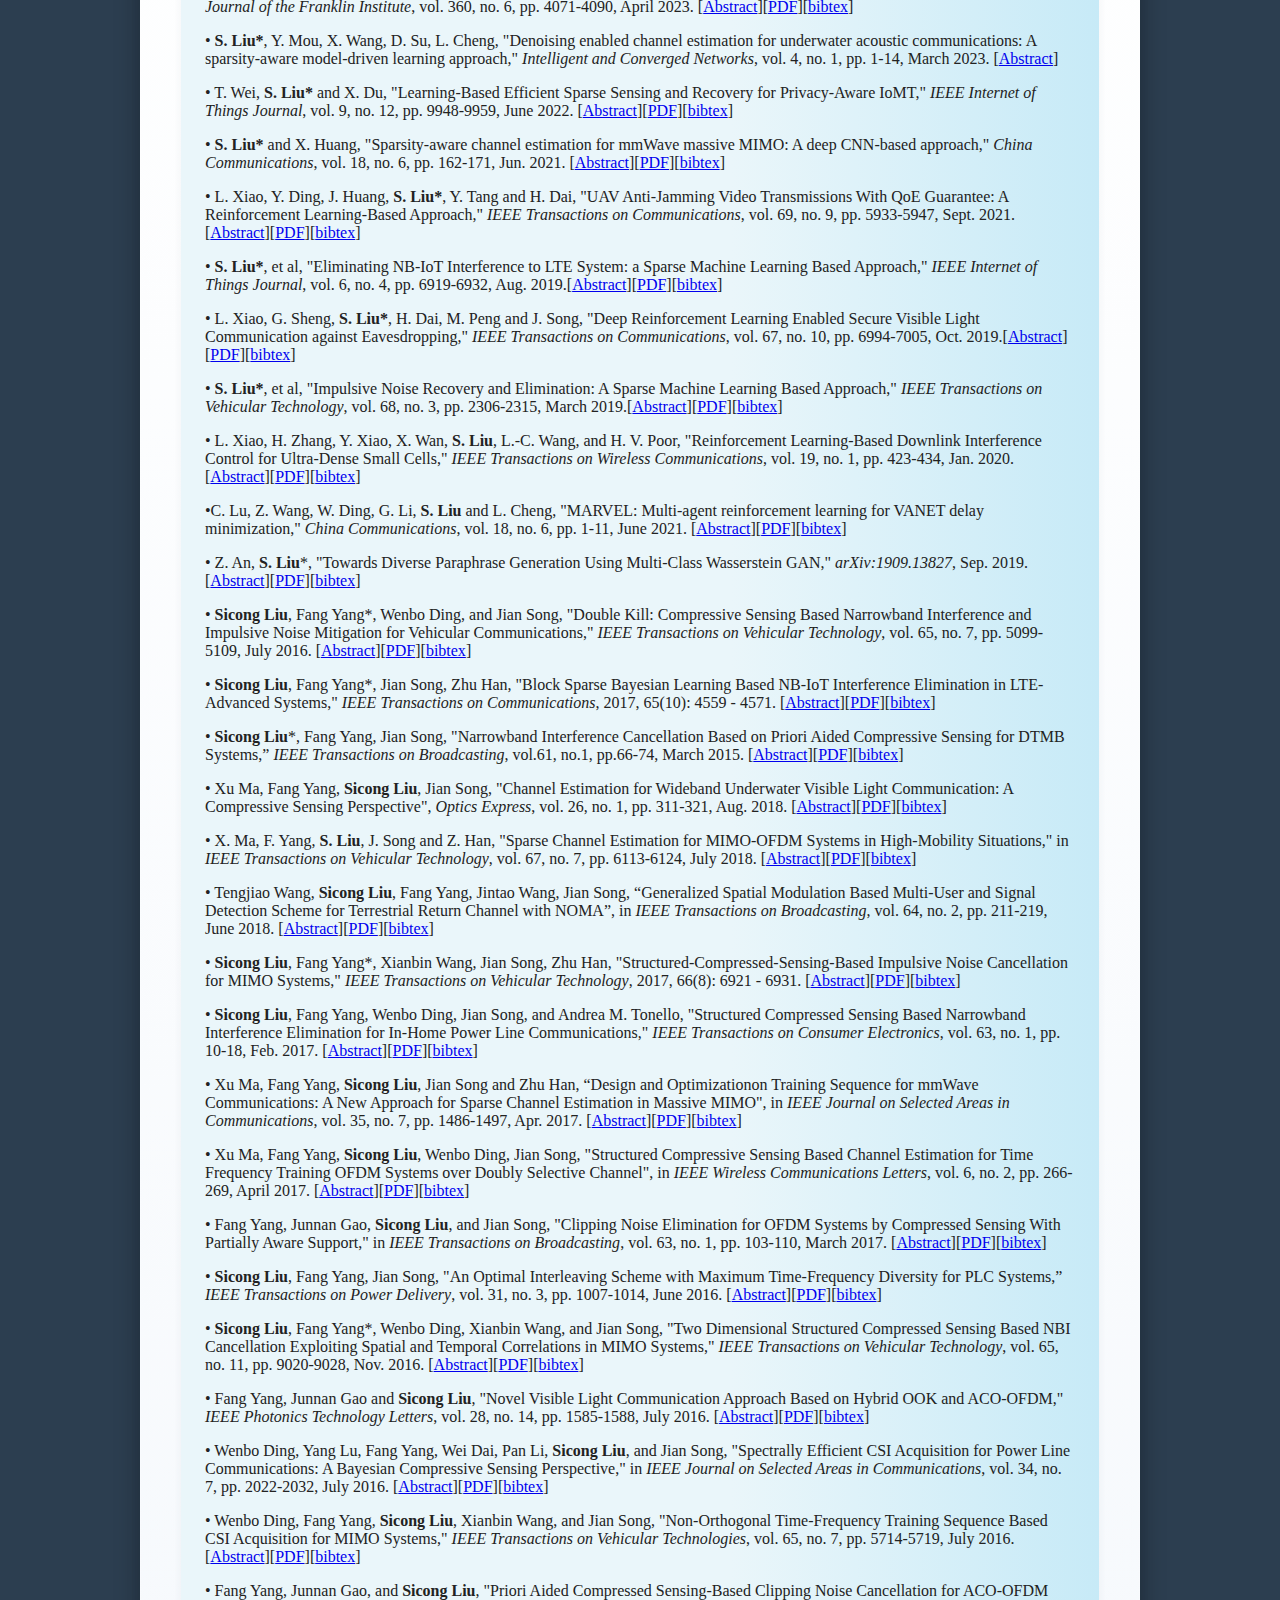
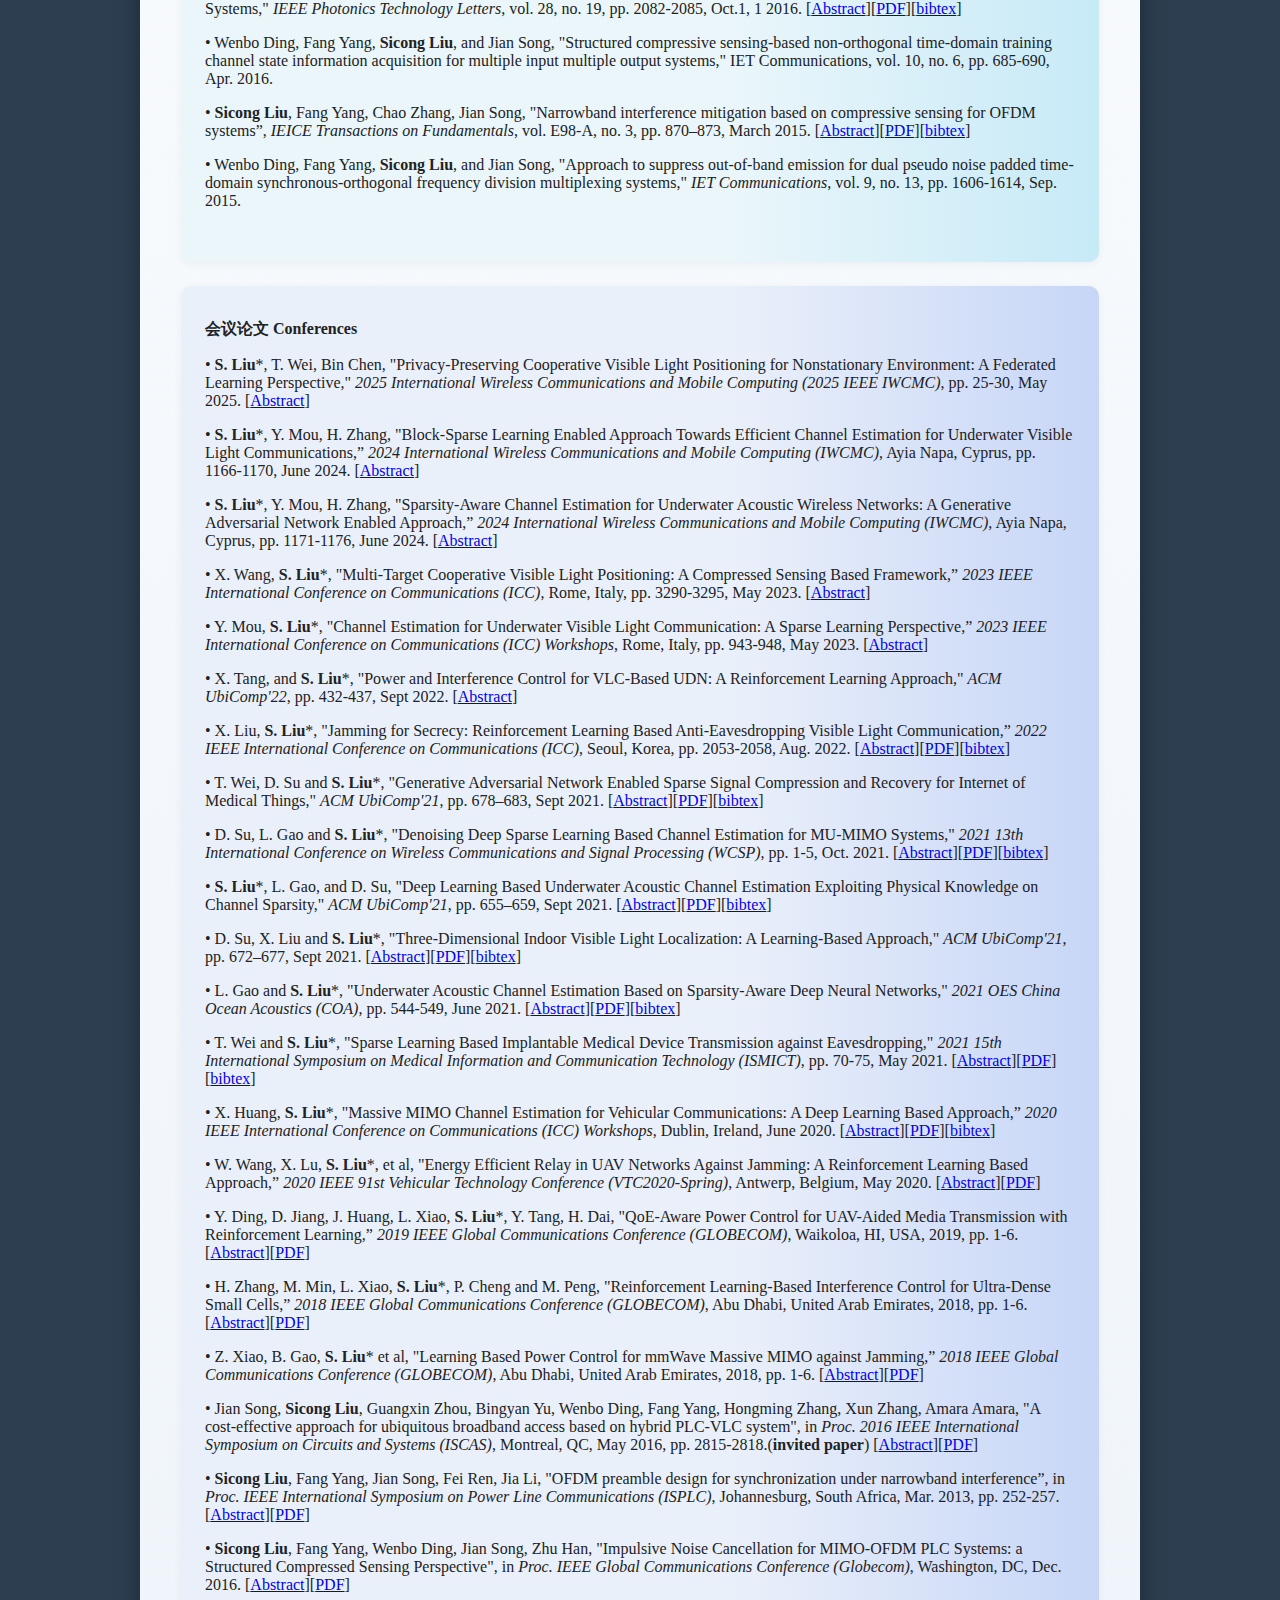
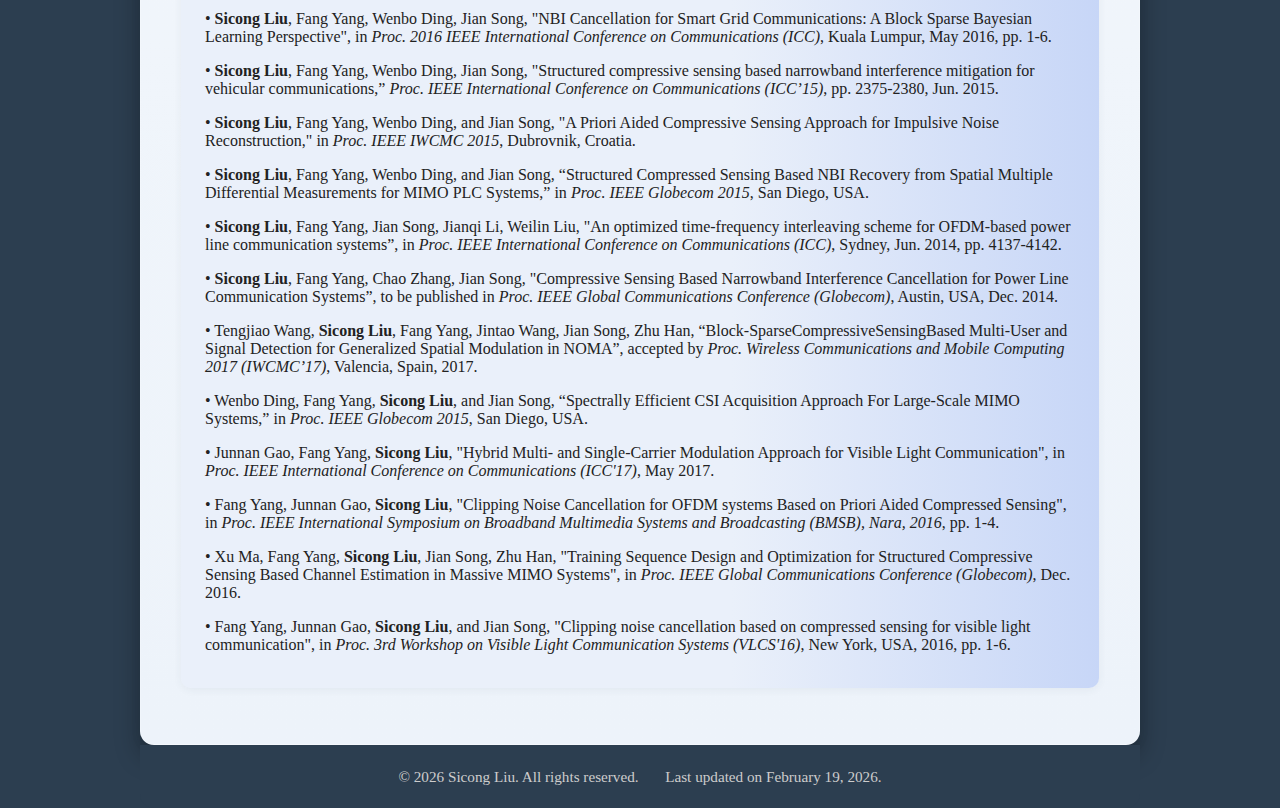
<file: publications.html>
<!DOCTYPE html>
<html lang="en">
<head>
  <meta charset="UTF-8">
  <meta name="viewport" content="width=device-width, initial-scale=1.0">
  <title>Publications | Academic Personal Website</title>
  <link rel="stylesheet" href="assets/style.css">
  <script src="assets/nav.js" defer></script>
</head>
<body>
  <nav>
	<a href="index.html"><span class="nav-cn">个人简介</span><span class="nav-en">Introduction</span></a>
	<!-- <a href="research.html">Research</a> -->
	<a href="publications.html" aria-current="page"><span class="nav-cn">发表论著</span><span class="nav-en">Publications</span></a>
	<a href="projects.html"><span class="nav-cn">科研项目</span><span class="nav-en">Projects</span></a>
	<a href="awards.html"><span class="nav-cn">荣誉奖励</span><span class="nav-en">Awards</span></a>
	<a href="service.html"><span class="nav-cn">学术服务</span><span class="nav-en">Service</span></a>
	<a href="teaching.html"><span class="nav-cn">教学工作</span><span class="nav-en">Teaching</span></a>
	<a href="patents.html"><span class="nav-cn">发明专利</span><span class="nav-en">Patents</span></a>
  </nav>
  <div class="container">
		<h1>Publications</h1>
			<div class="pub-section pub-mono">
			<p><strong>出版专著 Monographs & Book Chapters</strong></p>
			<p>&bull; Research on the Key Technologies in Narrowband Interference and Impulsive Noise Mitigation and Cancellation, <i>Springer</i>, Sep. 2020, 978-981-15-4723-2.
				[<a target="blank" href="https://www.springer.com/gp/book/9789811547232">Abstract</a>][<a target="blank" href="papers/Springer2020.pdf">PDF</a>][<a target="blank" href="papers/Springer2020.txt">bibtex</a>]</p>

			<p>&bull; 非高斯特殊噪声干扰的抑制与消除：从经典信号处理到压缩感知方法，电子工业出版社，2019年5月</p>
			<p>&nbsp;&nbsp;&nbsp;Non-Gaussian Noise and Interference Mitigation and Cancellation:From Classical Signal Processing to Compressed Sensing Methods, <i>Publishing House of Electronics Industry</i>, May 2019, 978-7-121-36455-6.</p>

			<p>&bull; 5G移动通信空口新技术，电子工业出版社，2020年7月</p>
			<p> &nbsp; &nbsp; New Air Interface Technologies for 5G Mobile Communications, <i>Publishing House of Electronics Industry</i>, July 2020, 978-7-121-39193-4.</p>

			<p>&bull; 无线通信与安全，清华大学出版社，2021年4月</p>
			<p> &nbsp; &nbsp; Wireless Communications and Security, <i>Tsinghua University Press</i>, Apr. 2021, 978-7-302-57684-6.</p>

			<p>&bull; Reinforcement Learning Based Communication Security for Unmanned Aerial Vehicles, (Book Chapter) In: Cyber Security Meets Machine Learning, <i>Springer</i>, Jan. 2021, 978-981-33-6726-5.
				<!--[<a target="blank" href="https://link.springer.com/chapter/10.1007/978-981-33-6726-5_3">Abstract</a>][<a target="blank" href="papers/Springer_chapter21.pdf">PDF</a>][<a target="blank" href="papers/Springer_chapter21.txt">bibtex</a>]</p>
				-->

			<p>
				<img src="images/book_springer_research_on_key_tech.bmp" width = 120/> <img src="images/book_phei.jpg" width = 140/> <img src="images/book_5G.jpg" width = 120/>
			<img src="images/book_wireless_security.jpg" width = 120/><a target="blank" href="https://ce.xmu.edu.cn/info/1026/1100.htm"><img src="images/IWCMC_BPA.png" width = 240/></a>

			</p>
		</div>

		<br>
		<div class="pub-section pub-journal">
			<p><strong>期刊论文 Journals</strong></p>
	<p>&bull; <b>S. Liu*</b>, X. Tang and L. Song, "Massive Random Access Control for VLC: A Reinforcement Learning Driven Approach," <i>IEEE Photonics Technology Letters</i>, doi: 10.1109/LPT.2025.3533587, Jan. 2025.
		[<a target="blank" href="https://ieeexplore.ieee.org/document/10852317">Abstract</a>][<a target="blank"  href="papers/PTL25liu.pdf">PDF</a>][<a target="blank"  href="papers/PTL25liu.bib">bibtex</a>]</p>

	<p>&bull; <b>S. Liu*</b>, X. Liu, X. Du and M. Guizani, "Smart Jamming for Secrecy: Deep Reinforcement Learning Enabled Secure Visible Light Communication," <i>IEEE Transactions on Wireless Communications</i>, vol. 23, no. 12, pp. 17915-17928, Dec. 2024.
		[<a target="blank" href="https://ieeexplore.ieee.org/document/10684100">Abstract</a>][<a target="blank"  href="papers/TWC24liu.pdf">PDF</a>][<a target="blank"  href="papers/TWC24liu.bib">bibtex</a>]</p>

	<p>&bull; X. Tang, <b>S. Liu*</b>, X. Du and M. Guizani, "Sparsity-Aware Intelligent Massive Random Access Control for Massive MIMO Networks: A Reinforcement Learning Based Approach," <i>IEEE Transactions on Wireless Communications</i>, vol. 23, no. 8, pp. 9730-9744, Aug. 2024.
		[<a target="blank" href="https://ieeexplore.ieee.org/document/10443316">Abstract</a>][<a target="blank"  href="papers/TWC24tang.pdf">PDF</a>][<a target="blank"  href="papers/TWC24tang.txt">bibtex</a>]</p>

	<p>&bull; <b>S. Liu*</b>, X. Wang, J. Song and Z. Han, "Cooperative Robotics Visible Light Positioning: An Intelligent Compressed Sensing and GAN-Enabled Framework," <i>IEEE Journal of Selected Topics in Signal Processing</i>, vol. 18, no. 3, pp. 407-418, April 2024.
		[<a target="blank" href="https://ieeexplore.ieee.org/document/10443444">Abstract</a>][<a target="blank"  href="papers/JSTSP24wang.pdf">PDF</a>][<a target="blank"  href="papers/JSTSP24wang.txt">bibtex</a>]</p>

	<p>&bull;Y. Su, Y. Lin, <b>S. Liu</b>, et al, "Coexistence of Hybrid VLC-RF and Wi-Fi for Indoor Wireless Communication Systems: An Intelligent Approach," <i>IEEE Transactions on Network and Service Management</i>, doi: 10.1109/TNSM.2024.3436887, Aug. 2024.
		[<a target="blank" href="https://ieeexplore.ieee.org/document/10620216">Abstract</a>]</p>

	<p>&bull; W. Hua, L. Xiong, <b>S. Liu</b>, L. Chen, X. Hong, J. F. C. Mota, and X. Cheng, "Classification-Driven Discrete Neural Representation Learning for Semantic Communications," <i>IEEE Internet of Things Journal</i>, vol. 11, no. 9, pp. 16061-16073, May, 2024.
		[<a target="blank" href="https://ieeexplore.ieee.org/document/10411860">Abstract</a>]</p>

	<p>&bull;Y. Su, et al, "Efficient User-Centric AP Clustering Through Stable UE-AP Matching for Indoor VLC Systems," <i>IEEE Wireless Communications Letters</i>, vol. 13, no. 7, pp. 1903-1907, Apr. 2024.
		[<a target="blank" href="https://ieeexplore.ieee.org/document/10511287">Abstract</a>]</p>

	<p>&bull; C. Liang, J. Li, <b>S. Liu</b> , F. Yang, Y. Dong, J. Song, X.-P. Zhang, W. Ding, "Integrated sensing, lighting and communication based on visible light communication: A review," <i>Digital Signal Processing</i>, vol. 145, Fec. 2024.
		[<a target="blank" href="https://www.sciencedirect.com/science/article/pii/S1051200423004359">Abstract</a>][<a target="blank"  href="papers/DSP24dwb.pdf">PDF</a>][<a target="blank"  href="papers/DSP24dwb.bib">bibtex</a>]</p>

	<p>&bull; T. Wei, <b>S. Liu*</b> and X. Du, "Visible Light Integrated Positioning and Communication: A Multi-Task Federated Learning Framework," <i>IEEE Transactions on Mobile Computing</i>, vol. 22, no. 12, pp. 7086-7103, Dec. 2023.
		[<a target="blank" href="https://ieeexplore.ieee.org/document/9894087">Abstract</a>][<a target="blank"  href="papers/TMC22wei.pdf">PDF</a>][<a target="blank"  href="papers/TMC22wei.txt">bibtex</a>]</p>


	<p>&bull; Y. Liao, <b>S. Liu*</b>, X. Hong, J. Shi and L. Cheng, "Integration of Communication and Navigation Technologies Towards LEO-Enabled 6G Networks: A Survey," <i>Space: Science & Technology (Science Partner Journals)</i>, vol. 3, no. 92, pp. 1-31, Oct. 2023.
	[<a target="blank" href="https://spj.science.org/doi/10.34133/space.0092">DOI: 10.34133/space.0092</a>]</p>

<p>&bull; <b>S. Liu*</b>, D. Su, T. Wei, X. Wang, "Multi-node Cooperation Based Robust Visible Light Intelligent Positioning," <i>Telecommunications Science</i>, vol. 39, no. 5, pp. 28-41, May 2023.
		[<a target="blank" href="https://www.infocomm-journal.com/dxkx/CN/Y2023/V39/I5/28">Abstract</a>]</p>

	<p>&bull; D. Su, X. Wang, <b>S. Liu*</b> and W. Ding, "Four-dimensional indoor visible light positioning: A deep-learning-based perspective," <i>Journal of the Franklin Institute</i>, vol. 360, no. 6, pp. 4071-4090, April 2023.
		[<a target="blank" href="https://www.sciencedirect.com/science/article/pii/S0016003223000923">Abstract</a>][<a target="blank"  href="papers/JFI23su.pdf">PDF</a>][<a target="blank"  href="papers/JFI23su.txt">bibtex</a>]</p>

	<p>&bull; <b>S. Liu*</b>, Y. Mou, X. Wang, D. Su, L. Cheng, "Denoising enabled channel estimation for underwater acoustic communications: A sparsity-aware model-driven learning approach," <i>Intelligent and Converged Networks</i>, vol. 4, no. 1, pp. 1-14, March 2023.
		[<a target="blank" href="https://ieeexplore.ieee.org/abstract/document/10134537">Abstract</a>]</p>

	<p>&bull; T. Wei, <b>S. Liu*</b> and X. Du, "Learning-Based Efficient Sparse Sensing and Recovery for Privacy-Aware IoMT," <i>IEEE Internet of Things Journal</i>, vol. 9, no. 12, pp. 9948-9959, June 2022.
		[<a target="blank" href="https://ieeexplore.ieee.org/document/9745135">Abstract</a>][<a target="blank"  href="papers/JIOT22wei.pdf">PDF</a>][<a target="blank"  href="papers/JIOT22wei.txt">bibtex</a>]</p>

<!--	<p>&bull; <b>S. Liu</b>, F. Yang, D. Li, R. Yao, and J. Song*, "Power Line Communication with Robust Timing and Carrier Recovery against Narrowband Interference for Smart Grid," <i>Sensors</i>, vol. 22, no. 11, pp. 4013, May 2022.
		[<a target="blank" href="https://www.mdpi.com/1424-8220/22/11/4013">Abstract</a>][<a target="blank"  href="papers/Sensors22liu.pdf">PDF</a>][<a target="blank"  href="papers/Sensors22liu.bib">bibtex</a>]</p> -->

<p>&bull; <b>S. Liu*</b> and X. Huang, "Sparsity-aware channel estimation for mmWave massive MIMO: A deep CNN-based approach," <i>China Communications</i>,  vol. 18, no. 6, pp. 162-171, Jun. 2021.
		[<a target="blank" href="https://ieeexplore.ieee.org/document/9459572">Abstract</a>][<a target="blank"  href="papers/CNCOM21liu.pdf">PDF</a>][<a target="blank"  href="papers/CNCOM21liu.txt">bibtex</a>]</p>

	<p>&bull; L. Xiao, Y. Ding, J. Huang, <b>S. Liu*</b>, Y. Tang and H. Dai, "UAV Anti-Jamming Video Transmissions With QoE Guarantee: A Reinforcement Learning-Based Approach," <i>IEEE Transactions on Communications</i>, vol. 69, no. 9, pp. 5933-5947, Sept. 2021.
		[<a target="blank" href="https://ieeexplore.ieee.org/document/9449830">Abstract</a>][<a target="blank"  href="papers/TCOM21xiao.pdf">PDF</a>][<a target="blank"  href="papers/TCOM21xiao.txt">bibtex</a>]</p>

<p>&bull; <b>S. Liu*</b>, et al, "Eliminating NB-IoT Interference to LTE System: a Sparse Machine Learning Based Approach," <i>IEEE Internet of Things Journal</i>, vol. 6, no. 4, pp. 6919-6932, Aug. 2019.[<a target="blank" href="https://ieeexplore.ieee.org/document/8695828">Abstract</a>][<a target="blank" href="papers/JIoT.pdf">PDF</a>][<a target="blank" href="papers/JIoT.txt">bibtex</a>]</p>

<p>&bull; L. Xiao, G. Sheng, <b>S. Liu*</b>, H. Dai, M. Peng and J. Song, "Deep Reinforcement Learning Enabled Secure Visible Light Communication against Eavesdropping," <i>IEEE Transactions on Communications</i>, vol. 67, no. 10, pp. 6994-7005, Oct. 2019.[<a target="blank" href="https://ieeexplore.ieee.org/document/8768346">Abstract</a>][<a target="blank"  href="papers/TCOM19.pdf">PDF</a>][<a target="blank"  href="papers/TCOM19.txt">bibtex</a>]</p>

<p>&bull; <b>S. Liu*</b>, et al, "Impulsive Noise Recovery and Elimination: A Sparse Machine Learning Based Approach," <i>IEEE Transactions on Vehicular Technology</i>, vol. 68, no. 3, pp. 2306-2315, March 2019.[<a target="blank" href="https://ieeexplore.ieee.org/document/8606256">Abstract</a>][<a target="blank"  href="papers/TVT19.pdf">PDF</a>][<a target="blank"  href="papers/TVT19.txt">bibtex</a>]</p>

	<p>&bull; L. Xiao, H. Zhang, Y. Xiao, X. Wan, <b>S. Liu</b>, L.-C. Wang, and H. V. Poor, "Reinforcement Learning-Based Downlink Interference Control for Ultra-Dense Small Cells," <i>IEEE Transactions on Wireless Communications</i>, vol. 19, no. 1, pp. 423-434, Jan. 2020.[<a target="blank" href="https://ieeexplore.ieee.org/document/8868117">Abstract</a>][<a target="blank"  href="papers/TWC19.pdf">PDF</a>][<a target="blank"  href="papers/TWC19.txt">bibtex</a>]</p>

	<p>&bull;C. Lu, Z. Wang, W. Ding, G. Li, <b>S. Liu</b> and L. Cheng,  "MARVEL: Multi-agent reinforcement learning for VANET delay minimization," <i>China Communications</i>,  vol. 18, no. 6, pp. 1-11, June 2021.
	[<a target="blank" href="https://ieeexplore.ieee.org/document/9459560">Abstract</a>][<a target="blank"  href="papers/CNCOM21lu.pdf">PDF</a>][<a target="blank"  href="papers/CNCOM21lu.txt">bibtex</a>]</p>

	<p>&bull; Z. An, <b>S. Liu</b>*, "Towards Diverse Paraphrase Generation Using Multi-Class Wasserstein GAN," <i>arXiv:1909.13827</i>, Sep. 2019.
		[<a target="blank" href="https://arxiv.org/abs/1909.13827">Abstract</a>][<a target="blank"  href="papers/PG_MC_WGAN19.pdf">PDF</a>][<a target="blank"  href="papers/PG_MC_WGAN19.txt">bibtex</a>]</p>

	<p>&bull; <b>Sicong Liu</b>, Fang Yang*, Wenbo Ding, and Jian Song, "Double Kill: Compressive Sensing Based Narrowband Interference and Impulsive Noise Mitigation for Vehicular Communications," <i>IEEE Transactions on Vehicular Technology</i>, vol. 65, no. 7, pp. 5099-5109, July 2016.
		[<a target="blank" href="https://ieeexplore.ieee.org/document/7163620">Abstract</a>][<a target="blank"  href="papers/TVT16b.pdf">PDF</a>][<a target="blank"  href="papers/TVT16b.txt">bibtex</a>]</p>

<p>&bull; <b>Sicong Liu</b>, Fang Yang*, Jian Song, Zhu Han, "Block Sparse Bayesian Learning Based NB-IoT Interference Elimination in LTE-Advanced Systems," <i>IEEE Transactions on Communications</i>, 2017, 65(10): 4559 - 4571.
	[<a target="blank" href="https://ieeexplore.ieee.org/document/7968406">Abstract</a>][<a target="blank"  href="papers/TCOM17.pdf">PDF</a>][<a target="blank"  href="papers/TCOM17.txt">bibtex</a>]</p>

	<p>&bull; <b>Sicong Liu</b>*, Fang Yang, Jian Song, "Narrowband Interference Cancellation Based on Priori Aided Compressive Sensing for DTMB Systems,” <i>IEEE Transactions on Broadcasting</i>, vol.61, no.1, pp.66-74, March 2015.
		[<a target="blank" href="https://ieeexplore.ieee.org/document/6998816">Abstract</a>][<a target="blank"  href="papers/TBC.pdf">PDF</a>][<a target="blank"  href="papers/TBC.txt">bibtex</a>]</p>

	<p>&bull; Xu Ma, Fang Yang, <b>Sicong Liu</b>, Jian Song, "Channel Estimation for Wideband Underwater Visible Light Communication: A Compressive Sensing Perspective", <i>Optics Express</i>, vol. 26, no. 1, pp. 311-321, Aug. 2018.
		[<a target="blank" href="https://www.osapublishing.org/oe/fulltext.cfm?uri=oe-26-1-311&id=380516#articleBody">Abstract</a>][<a target="blank"  href="papers/OE18ma.pdf">PDF</a>][<a target="blank"  href="papers/OE18ma.txt">bibtex</a>]</p>

	<p>&bull; X. Ma, F. Yang, <b>S. Liu</b>, J. Song and Z. Han, "Sparse Channel Estimation for MIMO-OFDM Systems in High-Mobility Situations," in <i>IEEE Transactions on Vehicular Technology</i>, vol. 67, no. 7, pp. 6113-6124, July 2018.
		[<a target="blank" href="https://ieeexplore.ieee.org/document/8305666">Abstract</a>][<a target="blank"  href="papers/TVT18ma.pdf">PDF</a>][<a target="blank"  href="papers/TVT18ma.txt">bibtex</a>]</p>


	<p>&bull; Tengjiao Wang, <b>Sicong Liu</b>, Fang Yang, Jintao Wang, Jian Song, “Generalized Spatial Modulation Based Multi-User and Signal Detection Scheme for Terrestrial Return Channel with NOMA”, in <i>IEEE Transactions on Broadcasting</i>, vol. 64, no. 2, pp. 211-219, June 2018.
		[<a target="blank" href="https://ieeexplore.ieee.org/document/8057263">Abstract</a>][<a target="blank"  href="papers/TBC18wang.pdf">PDF</a>][<a target="blank"  href="papers/TBC18wang.txt">bibtex</a>]</p>


	<p>&bull; <b>Sicong Liu</b>, Fang Yang*,  Xianbin Wang, Jian Song, Zhu Han, "Structured-Compressed-Sensing-Based Impulsive Noise Cancellation for MIMO Systems," <i>IEEE Transactions on Vehicular Technology</i>, 2017, 66(8): 6921 - 6931.
	[<a target="blank" href="https://ieeexplore.ieee.org/document/7833213">Abstract</a>][<a target="blank"  href="papers/TVT17.pdf">PDF</a>][<a target="blank"  href="papers/TVT17.txt">bibtex</a>]</p>

	<p>&bull; <b>Sicong Liu</b>, Fang Yang,  Wenbo Ding, Jian Song, and Andrea M. Tonello, "Structured Compressed Sensing Based Narrowband Interference Elimination for In-Home Power Line Communications," <i>IEEE Transactions on Consumer Electronics</i>, vol. 63, no. 1, pp. 10-18, Feb. 2017.
		[<a target="blank" href="https://ieeexplore.ieee.org/document/7931965">Abstract</a>][<a target="blank"  href="papers/TCE.pdf">PDF</a>][<a target="blank"  href="papers/TCE.txt">bibtex</a>]</p>

	<p>&bull; Xu Ma, Fang Yang, <b>Sicong Liu</b>, Jian Song and Zhu Han, “Design and Optimizationon Training Sequence for mmWave Communications: A New Approach for Sparse Channel Estimation in Massive MIMO", in <i>IEEE Journal on Selected Areas in Communications</i>, vol. 35, no. 7, pp. 1486-1497, Apr. 2017.
		[<a target="blank" href="https://ieeexplore.ieee.org/document/7913633">Abstract</a>][<a target="blank"  href="papers/JSAC17ma.pdf">PDF</a>][<a target="blank"  href="papers/JSAC17ma.txt">bibtex</a>]</p>

	<p>&bull; Xu Ma, Fang Yang, <b>Sicong Liu</b>, Wenbo Ding, Jian Song, "Structured Compressive Sensing Based Channel Estimation for Time Frequency Training OFDM Systems over Doubly Selective Channel", in <i>IEEE Wireless Communications Letters</i>, vol. 6, no. 2, pp. 266-269, April 2017.
		[<a target="blank" href="https://ieeexplore.ieee.org/document/7857041">Abstract</a>][<a target="blank"  href="papers/WCL17ma.pdf">PDF</a>][<a target="blank"  href="papers/WCL17ma.txt">bibtex</a>]</p>

	<p>&bull; Fang Yang, Junnan Gao, <b>Sicong Liu</b>, and Jian Song, "Clipping Noise Elimination for OFDM Systems by Compressed Sensing With Partially Aware Support," in <i>IEEE Transactions on Broadcasting</i>, vol. 63, no. 1, pp. 103-110, March 2017.
		[<a target="blank" href="https://ieeexplore.ieee.org/document/7571180">Abstract</a>][<a target="blank"  href="papers/TBC17yang.pdf">PDF</a>][<a target="blank"  href="papers/TBC17yang.txt">bibtex</a>]</p>

	<p>&bull; <b>Sicong Liu</b>, Fang Yang, Jian Song, "An Optimal Interleaving Scheme with Maximum Time-Frequency Diversity for PLC Systems,” <i>IEEE Transactions on Power Delivery</i>, vol. 31, no. 3, pp. 1007-1014, June 2016.
		[<a target="blank" href="https://ieeexplore.ieee.org/document/6937195">Abstract</a>][<a target="blank"  href="papers/TPWRD.pdf">PDF</a>][<a target="blank"  href="papers/TPWRD.txt">bibtex</a>]</p>

	<p>&bull; <b>Sicong Liu</b>, Fang Yang*, Wenbo Ding, Xianbin Wang, and Jian Song, "Two Dimensional Structured Compressed Sensing Based NBI Cancellation Exploiting Spatial and Temporal Correlations in MIMO Systems," <i>IEEE Transactions on Vehicular Technology</i>, vol. 65, no. 11, pp. 9020-9028, Nov. 2016.
		[<a target="blank" href="https://ieeexplore.ieee.org/document/7373681">Abstract</a>][<a target="blank"  href="papers/TVT16a.pdf">PDF</a>][<a target="blank"  href="papers/TVT16a.txt">bibtex</a>]</p>

	<p>&bull; Fang Yang, Junnan Gao and <b>Sicong Liu</b>, "Novel Visible Light Communication Approach Based on Hybrid OOK and ACO-OFDM," <i>IEEE Photonics Technology Letters</i>, vol. 28, no. 14, pp. 1585-1588, July 2016.
		[<a target="blank" href="https://ieeexplore.ieee.org/document/7454694">Abstract</a>][<a target="blank"  href="papers/PTL16yang.pdf">PDF</a>][<a target="blank"  href="papers/PTL16yang.txt">bibtex</a>]</p>

	<p>&bull; Wenbo Ding, Yang Lu, Fang Yang, Wei Dai, Pan Li, <b>Sicong Liu</b>, and Jian Song, "Spectrally Efficient CSI Acquisition for Power Line Communications: A Bayesian Compressive Sensing Perspective," in <i>IEEE Journal on Selected Areas in Communications</i>, vol. 34, no. 7, pp. 2022-2032, July 2016.
		[<a target="blank" href="https://ieeexplore.ieee.org/document/7467473">Abstract</a>][<a target="blank"  href="papers/JSAC16ding.pdf">PDF</a>][<a target="blank"  href="papers/JSAC16ding.txt">bibtex</a>]</p>

	<p>&bull; Wenbo Ding, Fang Yang, <b>Sicong Liu</b>, Xianbin Wang, and Jian Song, "Non-Orthogonal Time-Frequency Training Sequence Based CSI Acquisition for MIMO Systems," <i>IEEE Transactions on Vehicular Technologies</i>, vol. 65, no. 7, pp. 5714-5719, July 2016.
		[<a target="blank" href="https://ieeexplore.ieee.org/document/7175052">Abstract</a>][<a target="blank"  href="papers/TVT16ding.pdf">PDF</a>][<a target="blank"  href="papers/TVT16ding.txt">bibtex</a>]</p>

	<p>&bull; Fang Yang, Junnan Gao, and <b>Sicong Liu</b>, "Priori Aided Compressed Sensing-Based Clipping Noise Cancellation for ACO-OFDM Systems," <i> IEEE Photonics Technology Letters</i>, vol. 28, no. 19, pp. 2082-2085, Oct.1, 1 2016.
		[<a target="blank" href="https://ieeexplore.ieee.org/document/7500128">Abstract</a>][<a target="blank"  href="papers/PTL16yang2.pdf">PDF</a>][<a target="blank"  href="papers/PTL16yang2.txt">bibtex</a>]</p>

	<p>&bull; Wenbo Ding, Fang Yang, <b>Sicong Liu</b>, and Jian Song, "Structured compressive sensing-based non-orthogonal time-domain training channel state information acquisition for multiple input multiple output systems," IET Communications, vol. 10, no. 6, pp. 685-690, Apr. 2016.</p>

	<p>&bull; <b>Sicong Liu</b>, Fang Yang, Chao Zhang, Jian Song, "Narrowband interference mitigation based on compressive sensing for OFDM systems”, <i>IEICE Transactions on Fundamentals</i>, vol. E98-A, no. 3, pp. 870–873, March 2015.
		[<a target="blank" href="http://search.ieice.org/bin/summary.php?id=e98-a_3_870&amp;year=2015">Abstract</a>][<a target="blank"  href="papers/IEICE.pdf">PDF</a>][<a target="blank"  href="papers/IEICE.txt">bibtex</a>]</p>

	<p>&bull; Wenbo Ding, Fang Yang, <b>Sicong Liu</b>, and Jian Song, "Approach to suppress out-of-band emission for dual pseudo noise padded time-domain synchronous-orthogonal frequency division multiplexing systems," <i>IET Communications</i>, vol. 9, no. 13, pp. 1606-1614, Sep. 2015.</p>



<br>
		</div>
		<div class="pub-section pub-conf">
			<p><strong>会议论文 Conferences</strong></p>

	<p>&bull; <b>S. Liu</b>*, T. Wei, Bin Chen, "Privacy-Preserving Cooperative Visible Light Positioning for Nonstationary Environment: A Federated Learning Perspective," <i>2025 International Wireless Communications and Mobile Computing (2025 IEEE IWCMC)</i>, pp. 25-30, May 2025.
	[<a target="blank" href="https://ieeexplore.ieee.org/document/11059516">Abstract</a>]</p>

	<p>&bull; <b>S. Liu</b>*, Y. Mou, H. Zhang, "Block-Sparse Learning Enabled Approach Towards Efficient Channel Estimation for Underwater Visible Light Communications,” <i>2024 International Wireless Communications and Mobile Computing (IWCMC)</i>, Ayia Napa, Cyprus, pp. 1166-1170, June 2024.
		[<a target="blank" href="https://ieeexplore.ieee.org/document/10592451">Abstract</a>]</p>

	<p>&bull; <b>S. Liu</b>*, Y. Mou, H. Zhang, "Sparsity-Aware Channel Estimation for Underwater Acoustic Wireless Networks: A Generative Adversarial Network Enabled Approach,” <i>2024 International Wireless Communications and Mobile Computing (IWCMC)</i>, Ayia Napa, Cyprus, pp. 1171-1176, June 2024.
		[<a target="blank" href="https://ieeexplore.ieee.org/document/10592317">Abstract</a>]</p>

	<p>&bull; X. Wang, <b>S. Liu</b>*, "Multi-Target Cooperative Visible Light Positioning: A Compressed Sensing Based Framework,” <i>2023 IEEE International Conference on Communications (ICC)</i>, Rome, Italy, pp. 3290-3295, May 2023.
		[<a target="blank" href="https://ieeexplore.ieee.org/document/10278778">Abstract</a>]</p>

	<p>&bull; Y. Mou, <b>S. Liu</b>*, "Channel Estimation for Underwater Visible Light Communication: A Sparse Learning Perspective,” <i>2023 IEEE International Conference on Communications (ICC) Workshops</i>, Rome, Italy, pp. 943-948, May 2023.
		[<a target="blank" href="https://ieeexplore.ieee.org/document/10283706">Abstract</a>]</p>


    <p>&bull; X. Tang, and <b>S. Liu</b>*, "Power and Interference Control for VLC-Based UDN: A Reinforcement Learning Approach," <i>ACM UbiComp'22</i>, pp. 432-437, Sept 2022.
		[<a target="blank" href="https://dl.acm.org/doi/abs/10.1145/3544793.3560403">Abstract</a>]</p>


	<p>&bull; X. Liu, <b>S. Liu</b>*, "Jamming for Secrecy: Reinforcement Learning Based Anti-Eavesdropping Visible Light Communication,” <i>2022 IEEE International Conference on Communications (ICC)</i>, Seoul, Korea, pp. 2053-2058, Aug. 2022.
		[<a target="blank" href="https://ieeexplore.ieee.org/document/9838520">Abstract</a>][<a target="blank"  href="papers/ICC22liu.pdf">PDF</a>][<a target="blank"  href="papers/ICC22liu.bib">bibtex</a>]</p>


	<p>&bull; T. Wei, D. Su and <b>S. Liu</b>*, "Generative Adversarial Network Enabled Sparse Signal Compression and Recovery for Internet of Medical Things," <i>ACM UbiComp'21</i>, pp. 678–683, Sept 2021.
		[<a target="blank" href="https://dl.acm.org/doi/abs/10.1145/3460418.3480404">Abstract</a>][<a target="blank"  href="papers/UbiComp21wei.pdf">PDF</a>][<a target="blank"  href="papers/UbiComp21wei.txt">bibtex</a>]</p>

	<p>&bull; D. Su, L. Gao and <b>S. Liu</b>*, "Denoising Deep Sparse Learning Based Channel Estimation for MU-MIMO Systems," <i>2021 13th International Conference on Wireless Communications and Signal Processing (WCSP)</i>, pp. 1-5, Oct. 2021.
		[<a target="blank" href="https://ieeexplore.ieee.org/document/9613230">Abstract</a>][<a target="blank"  href="papers/WCSP21.pdf">PDF</a>][<a target="blank"  href="papers/WCSP21.txt">bibtex</a>]</p>

	<p>&bull; <b>S. Liu</b>*, L. Gao, and D. Su, "Deep Learning Based Underwater Acoustic Channel Estimation Exploiting Physical Knowledge on Channel Sparsity," <i>ACM UbiComp'21</i>, pp. 655–659, Sept 2021.
		[<a target="blank" href="https://dl.acm.org/doi/abs/10.1145/3460418.3480401">Abstract</a>][<a target="blank"  href="papers/Ubicomp21gao.pdf">PDF</a>][<a target="blank"  href="papers/Ubicomp21gao.txt">bibtex</a>]</p>

	<p>&bull; D. Su, X. Liu and <b>S. Liu</b>*, "Three-Dimensional Indoor Visible Light Localization: A Learning-Based Approach," <i>ACM UbiComp'21</i>, pp. 672–677, Sept 2021.
		[<a target="blank" href="https://dl.acm.org/doi/abs/10.1145/3460418.3480406">Abstract</a>][<a target="blank"  href="papers/UbiComp21su.pdf">PDF</a>][<a target="blank"  href="papers/UbiComp21su.txt">bibtex</a>]</p>

	<p>&bull; L. Gao and <b>S. Liu</b>*, "Underwater Acoustic Channel Estimation Based on Sparsity-Aware Deep Neural Networks," <i>2021 OES China Ocean Acoustics (COA)</i>, pp. 544-549, June 2021.
		[<a target="blank" href="https://ieeexplore.ieee.org/document/9519876">Abstract</a>][<a target="blank"  href="papers/COA21gao.pdf">PDF</a>][<a target="blank"  href="papers/COA21gao.txt">bibtex</a>]</p>

	<p>&bull; T. Wei and <b>S. Liu</b>*, "Sparse Learning Based Implantable Medical Device Transmission against Eavesdropping," <i>2021 15th International Symposium on Medical Information and Communication Technology (ISMICT)</i>, pp. 70-75, May 2021.
		[<a target="blank" href="https://ieeexplore.ieee.org/document/9434905">Abstract</a>][<a target="blank"  href="papers/ISMICT21wei.pdf">PDF</a>][<a target="blank"  href="papers/ISMICT21wei.txt">bibtex</a>]</p>


	<p>&bull; X. Huang, <b>S. Liu</b>*, "Massive MIMO Channel Estimation for Vehicular Communications: A Deep Learning Based Approach,” <i>2020 IEEE International Conference on Communications (ICC) Workshops</i>, Dublin, Ireland, June 2020.
		[<a target="blank" href="https://ieeexplore.ieee.org/document/9145126">Abstract</a>][<a target="blank"  href="papers/ICC20huang.pdf">PDF</a>][<a target="blank"  href="papers/ICC20huang.txt">bibtex</a>]</p>

	<p>&bull; W. Wang, X. Lu, <b>S. Liu</b>*, et al, "Energy Efficient Relay in UAV Networks Against Jamming: A Reinforcement Learning Based Approach,” <i>2020 IEEE 91st Vehicular Technology Conference (VTC2020-Spring)</i>, Antwerp, Belgium, May 2020.
		[<a target="blank" href="https://ieeexplore.ieee.org/document/9128716">Abstract</a>][<a target="blank"  href="papers/VTC20wang.pdf">PDF</a>]</p>

<p>&bull; Y. Ding, D. Jiang, J. Huang, L. Xiao, <b>S. Liu</b>*, Y. Tang, H. Dai, "QoE-Aware Power Control for UAV-Aided Media Transmission with Reinforcement Learning,” <i>2019 IEEE Global Communications Conference (GLOBECOM)</i>, Waikoloa, HI, USA, 2019, pp. 1-6.
	[<a target="blank" href="https://ieeexplore.ieee.org/document/9014064">Abstract</a>][<a target="blank"  href="papers/GC19ding.pdf">PDF</a>]</p>

	<p>&bull; H. Zhang, M. Min, L. Xiao, <b>S. Liu</b>*, P. Cheng and M. Peng, "Reinforcement Learning-Based Interference Control for Ultra-Dense Small Cells,” <i>2018 IEEE Global Communications Conference (GLOBECOM)</i>, Abu Dhabi, United Arab Emirates, 2018, pp. 1-6.
		[<a target="blank" href="https://ieeexplore.ieee.org/document/8648136">Abstract</a>][<a target="blank"  href="papers/GC18zhang.pdf">PDF</a>]</p>

<p>&bull; Z. Xiao, B. Gao, <b>S. Liu</b>* et al, "Learning Based Power Control for mmWave Massive MIMO against Jamming,” <i>2018 IEEE Global Communications Conference (GLOBECOM)</i>, Abu Dhabi, United Arab Emirates, 2018, pp. 1-6.
	[<a target="blank" href="https://ieeexplore.ieee.org/document/8647173">Abstract</a>][<a target="blank"  href="papers/GC18xiao.pdf">PDF</a>]</p>

<p>&bull; Jian Song, <b>Sicong Liu</b>, Guangxin Zhou, Bingyan Yu, Wenbo Ding, Fang Yang, Hongming Zhang, Xun Zhang, Amara Amara, "A cost-effective approach for ubiquitous broadband access based on hybrid PLC-VLC system", in <i>Proc. 2016 IEEE International Symposium on Circuits and Systems (ISCAS)</i>, Montreal, QC, May 2016, pp. 2815-2818.(<b>invited paper</b>)
	[<a target="blank" href="https://ieeexplore.ieee.org/document/7539178">Abstract</a>][<a target="blank"  href="papers/ISCAS16.pdf">PDF</a>]</p>

<p>&bull; <b>Sicong Liu</b>, Fang Yang, Jian Song, Fei Ren, Jia Li, "OFDM preamble design for synchronization under narrowband interference”, in <i>Proc. IEEE International Symposium on Power Line Communications (ISPLC)</i>, Johannesburg, South Africa, Mar. 2013, pp. 252-257.
	[<a target="blank" href="https://ieeexplore.ieee.org/document/6525859">Abstract</a>][<a target="blank"  href="papers/ISPLC13.pdf">PDF</a>]</p>

<p>&bull; <b>Sicong Liu</b>, Fang Yang, Wenbo Ding, Jian Song, Zhu Han, "Impulsive Noise Cancellation for MIMO-OFDM PLC Systems: a Structured Compressed Sensing Perspective", in <i>Proc. IEEE Global Communications Conference (Globecom)</i>, Washington, DC, Dec. 2016.
	[<a target="blank" href="https://ieeexplore.ieee.org/document/7841891">Abstract</a>][<a target="blank"  href="papers/GC16.pdf">PDF</a>]</p>

<p>&bull; <b>Sicong Liu</b>, Fang Yang, Wenbo Ding, Jian Song, "NBI Cancellation for Smart Grid Communications: A Block Sparse Bayesian Learning Perspective", in <i>Proc. 2016 IEEE International Conference on Communications (ICC)</i>, Kuala Lumpur, May 2016, pp. 1-6.</p>
<p>&bull; <b>Sicong Liu</b>, Fang Yang, Wenbo Ding, Jian Song, "Structured compressive sensing based narrowband interference mitigation for vehicular communications,” <i>Proc. IEEE International Conference on Communications (ICC’15)</i>, pp. 2375-2380, Jun. 2015.</p>
<p>&bull; <b>Sicong Liu</b>, Fang Yang, Wenbo Ding, and Jian Song, "A Priori Aided Compressive Sensing Approach for Impulsive Noise Reconstruction," in <i>Proc. IEEE IWCMC 2015</i>, Dubrovnik, Croatia.</p>
<p>&bull; <b>Sicong Liu</b>, Fang Yang, Wenbo Ding, and Jian Song, “Structured Compressed Sensing Based NBI Recovery from Spatial Multiple Differential Measurements for MIMO PLC Systems,” in <i>Proc. IEEE Globecom 2015</i>, San Diego, USA.</p>
<p>&bull; <b>Sicong Liu</b>, Fang Yang, Jian Song, Jianqi Li, Weilin Liu, "An optimized time-frequency interleaving scheme for OFDM-based power line communication systems”, in <i>Proc. IEEE International Conference on Communications (ICC)</i>, Sydney, Jun. 2014, pp. 4137-4142.</p>
<p>&bull; <b>Sicong Liu</b>, Fang Yang, Chao Zhang, Jian Song, "Compressive Sensing Based Narrowband Interference Cancellation for Power Line Communication Systems”, to be published in <i>Proc. IEEE Global Communications Conference (Globecom)</i>, Austin, USA, Dec. 2014.</p>
<p>&bull; Tengjiao Wang, <b>Sicong Liu</b>, Fang Yang, Jintao Wang, Jian Song, Zhu Han, “Block-SparseCompressiveSensingBased Multi-User and Signal Detection for Generalized Spatial Modulation in NOMA”, accepted by <i>Proc. Wireless Communications and Mobile Computing 2017 (IWCMC’17)</i>, Valencia, Spain, 2017.</p>
<p>&bull; Wenbo Ding, Fang Yang, <b>Sicong Liu</b>, and Jian Song, “Spectrally Efficient CSI Acquisition Approach For Large-Scale MIMO Systems,” in <i>Proc. IEEE Globecom 2015</i>, San Diego, USA.</p>
<p>&bull; Junnan Gao, Fang Yang, <b>Sicong Liu</b>, "Hybrid Multi- and Single-Carrier Modulation Approach for Visible Light Communication", in <i> Proc. IEEE International Conference on Communications (ICC'17)</i>, May 2017.</p>
<p>&bull; Fang Yang, Junnan Gao, <b>Sicong Liu</b>, "Clipping Noise Cancellation for OFDM systems Based on Priori Aided Compressed Sensing",  in <i>Proc. IEEE International Symposium on Broadband Multimedia Systems and Broadcasting (BMSB), Nara, 2016</i>, pp. 1-4.</p>
<p>&bull; Xu Ma, Fang Yang, <b>Sicong Liu</b>, Jian Song, Zhu Han, "Training Sequence Design and Optimization for Structured Compressive Sensing Based Channel Estimation in Massive MIMO Systems", in <i> Proc. IEEE Global Communications Conference (Globecom)</i>, Dec. 2016.</p>
<p>&bull; Fang Yang, Junnan Gao, <b>Sicong Liu</b>, and Jian Song, "Clipping noise cancellation based on compressed sensing for visible light communication", in <i>Proc. 3rd Workshop on Visible Light Communication Systems (VLCS'16)</i>, New York, USA, 2016, pp. 1-6.</p>

  </div>
		</div>
		<footer>
				<!-- Back to Top Button -->
				<button id="backToTopBtn" title="Back to Top">&#8679;</button>
				<script>
					// Show/hide button on scroll
					const backToTopBtn = document.getElementById('backToTopBtn');
					window.onscroll = function() {
						if (document.body.scrollTop > 200 || document.documentElement.scrollTop > 200) {
							backToTopBtn.style.display = 'block';
						} else {
							backToTopBtn.style.display = 'none';
						}
					};
					// Scroll to top on click
					backToTopBtn.onclick = function() {
						window.scrollTo({top: 0, behavior: 'smooth'});
					};
				</script>
			&copy; 2026 Sicong Liu. All rights reserved. <span style="margin-left:1.5em;">Last updated on February 19, 2026.</span>
		</footer>
</div>
<style>
.pub-section {
	padding: 1.1em 1.5em 1.1em 1.5em;
	border-radius: 10px;
	margin-bottom: 1.5em;
	box-shadow: 0 2px 8px rgba(44,62,80,0.06);
}
.pub-mono {
	background: linear-gradient(90deg, #eaf3fb 60%, #c7e0f7 100%);
}
.pub-journal {
	background: linear-gradient(90deg, #eaf6fa 60%, #c7eaf7 100%);
}
.pub-conf {
	background: linear-gradient(90deg, #eaf0fa 60%, #c7d6f7 100%);
}
</style>
<style>
#backToTopBtn {
	display: none;
	position: fixed;
	right: 32px;
	bottom: 48px;
	z-index: 99;
	border: none;
	outline: none;
	background: #2c3e50;
	color: #fff;
	cursor: pointer;
	padding: 0.7em 1em 0.6em 1em;
	border-radius: 50%;
	font-size: 1.7em;
	box-shadow: 0 2px 8px rgba(44,62,80,0.18);
	transition: background 0.2s, box-shadow 0.2s;
}
#backToTopBtn:hover {
	background: #1a5ca4;
	box-shadow: 0 4px 16px rgba(44,62,80,0.22);
}
</style>
</body>
</html>
</file>
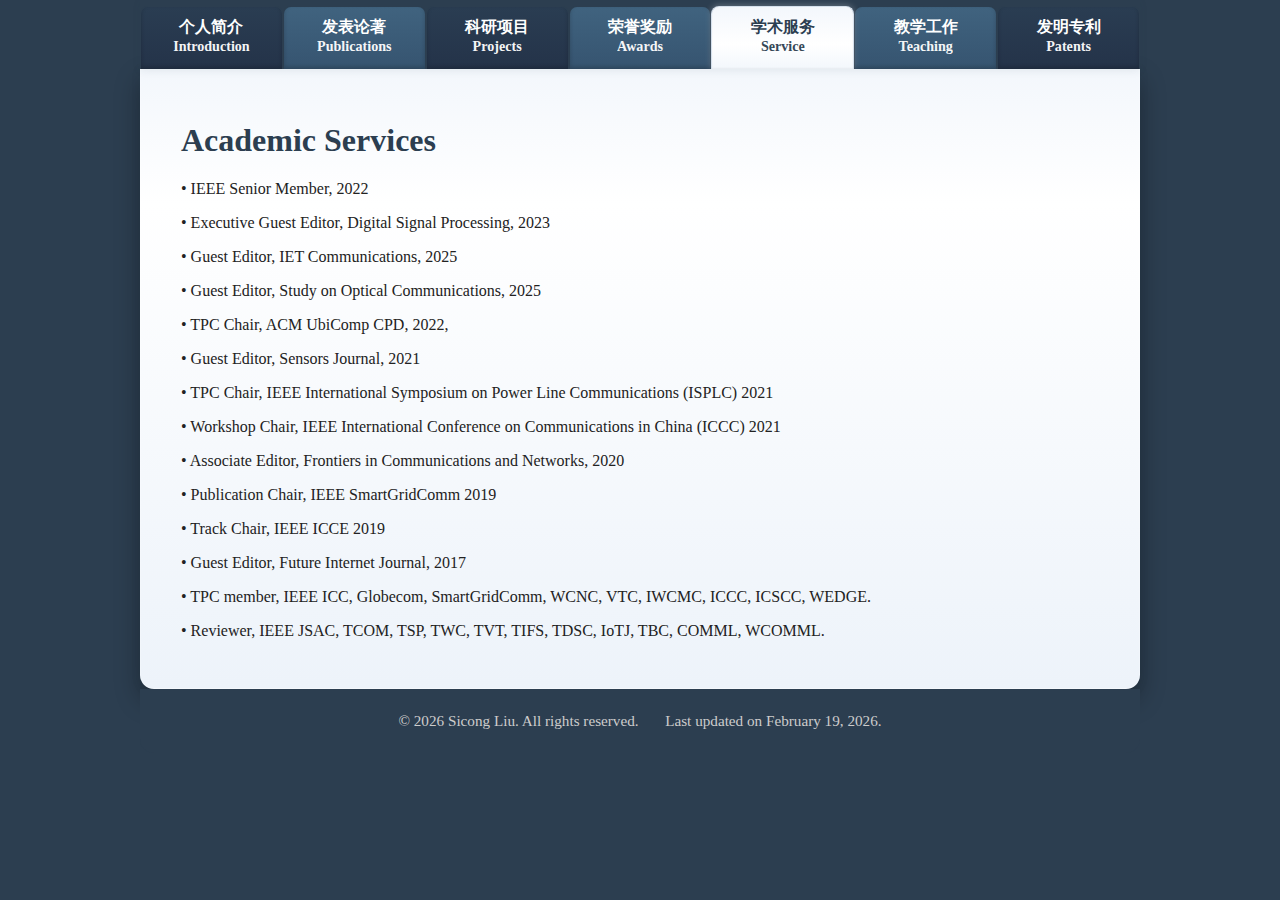
<file: service.html>
<!DOCTYPE html>
<html lang="en">
<head>
  <meta charset="UTF-8">
  <meta name="viewport" content="width=device-width, initial-scale=1.0">
  <title>Academic Services | Academic Personal Website</title>
  <link rel="stylesheet" href="assets/style.css">
</head>
<body>
  <nav>
    <a href="index.html"><span class="nav-cn">个人简介</span><span class="nav-en">Introduction</span></a>
    <!-- <a href="research.html">Research</a> -->
    <a href="publications.html"><span class="nav-cn">发表论著</span><span class="nav-en">Publications</span></a>
    <a href="projects.html"><span class="nav-cn">科研项目</span><span class="nav-en">Projects</span></a>
    <a href="awards.html"><span class="nav-cn">荣誉奖励</span><span class="nav-en">Awards</span></a>
    <a href="service.html" aria-current="page"><span class="nav-cn">学术服务</span><span class="nav-en">Service</span></a>
    <a href="teaching.html"><span class="nav-cn">教学工作</span><span class="nav-en">Teaching</span></a>
    <a href="patents.html"><span class="nav-cn">发明专利</span><span class="nav-en">Patents</span></a>
  </nav>
  <div class="container">
    <h1>Academic Services</h1>
    <p>&bull; IEEE Senior Member, 2022</p>
    <p>&bull; Executive Guest Editor, Digital Signal Processing, 2023</p>
<!--	<p>&bull; Editorial Board Member, Scientific Reports, 2025</p> -->
	<p>&bull; Guest Editor, IET Communications, 2025</p>
  <p>&bull; Guest Editor, Study on Optical Communications, 2025</p>
	<p>&bull; TPC Chair, ACM UbiComp CPD, 2022,</p>
	<p>&bull; Guest Editor, Sensors Journal, 2021</p>
	<p>&bull; TPC Chair, IEEE International Symposium on Power Line Communications (ISPLC) 2021</p>
	<p>&bull; Workshop Chair, IEEE International Conference on Communications in China (ICCC) 2021</p>
	<p>&bull; Associate Editor, Frontiers in Communications and Networks, 2020</p>
	<p>&bull; Publication Chair, IEEE SmartGridComm 2019</p>
	<p>&bull; Track Chair, IEEE ICCE 2019</p>
	<p>&bull; Guest Editor, Future Internet Journal, 2017</p>
	<p>&bull; TPC member, IEEE ICC, Globecom, SmartGridComm, WCNC, VTC, IWCMC, ICCC, ICSCC, WEDGE. </p>
	<p>&bull; Reviewer, IEEE JSAC, TCOM, TSP, TWC, TVT, TIFS, TDSC, IoTJ, TBC, COMML, WCOMML.</p>

  </div>
  <footer>
    &copy; 2026 Sicong Liu. All rights reserved. <span style="margin-left:1.5em;">Last updated on February 19, 2026.</span>
    <!-- Back to Top Button -->
    <button id="backToTopBtn" title="Back to Top">&#8679;</button>
    <script>
      // Show/hide button on scroll
      const backToTopBtn = document.getElementById('backToTopBtn');
      window.onscroll = function() {
        if (document.body.scrollTop > 200 || document.documentElement.scrollTop > 200) {
          backToTopBtn.style.display = 'block';
        } else {
          backToTopBtn.style.display = 'none';
        }
      };
      // Scroll to top on click
      backToTopBtn.onclick = function() {
        window.scrollTo({top: 0, behavior: 'smooth'});
      };
    </script>
    <style>
    #backToTopBtn {
      display: none;
      position: fixed;
      right: 32px;
      bottom: 48px;
      z-index: 99;
      border: none;
      outline: none;
      background: #2c3e50;
      color: #fff;
      cursor: pointer;
      padding: 0.7em 1em 0.6em 1em;
      border-radius: 50%;
      font-size: 1.7em;
      box-shadow: 0 2px 8px rgba(44,62,80,0.18);
      transition: background 0.2s, box-shadow 0.2s;
    }
    #backToTopBtn:hover {
      background: #1a5ca4;
      box-shadow: 0 4px 16px rgba(44,62,80,0.22);
    }
    </style>
  </footer>
</body>
</html>
</file>
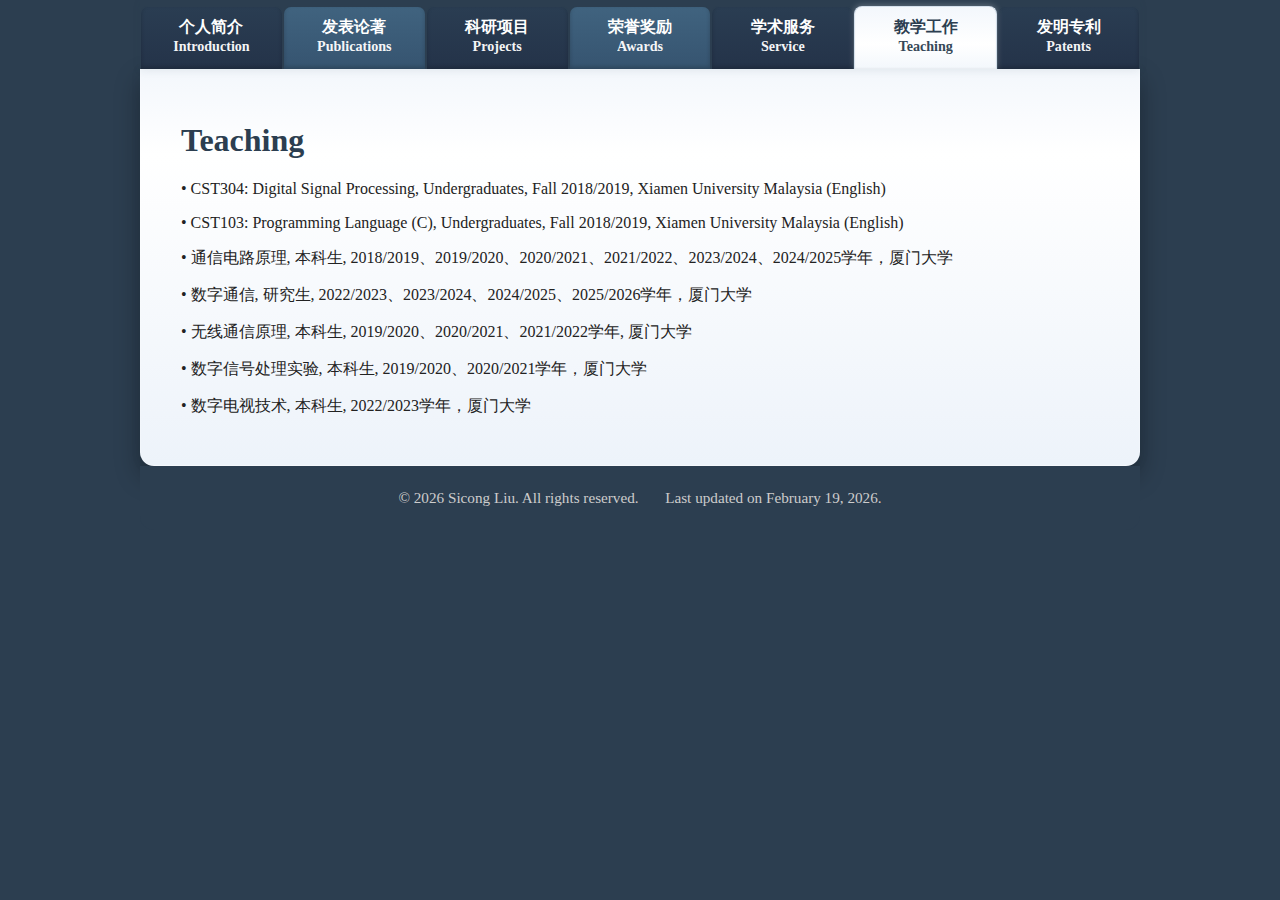
<file: teaching.html>
<!DOCTYPE html>
<html lang="en">
<head>
  <meta charset="UTF-8">
  <meta name="viewport" content="width=device-width, initial-scale=1.0">
  <title>Teaching | Academic Personal Website</title>
  <link rel="stylesheet" href="assets/style.css">
  <script src="assets/nav.js" defer></script>
</head>
<body>
  <nav>
    <a href="index.html"><span class="nav-cn">个人简介</span><span class="nav-en">Introduction</span></a>
    <!-- <a href="research.html">Research</a> -->
    <a href="publications.html"><span class="nav-cn">发表论著</span><span class="nav-en">Publications</span></a>
    <a href="projects.html"><span class="nav-cn">科研项目</span><span class="nav-en">Projects</span></a>
    <a href="awards.html"><span class="nav-cn">荣誉奖励</span><span class="nav-en">Awards</span></a>
    <a href="service.html"><span class="nav-cn">学术服务</span><span class="nav-en">Service</span></a>
    <a href="teaching.html" aria-current="page"><span class="nav-cn">教学工作</span><span class="nav-en">Teaching</span></a>
    <a href="patents.html"><span class="nav-cn">发明专利</span><span class="nav-en">Patents</span></a>
  </nav>
  <div class="container">
    <h1>Teaching</h1>
    	<p>&bull; CST304: Digital Signal Processing, Undergraduates, Fall 2018/2019, Xiamen University Malaysia (English)</p>
	<p>&bull; CST103: Programming Language (C), Undergraduates, Fall 2018/2019, Xiamen University Malaysia (English)</p>
	<p>&bull; 通信电路原理, 本科生, 2018/2019、2019/2020、2020/2021、2021/2022、2023/2024、2024/2025学年，厦门大学</p>
	<p>&bull; 数字通信, 研究生, 2022/2023、2023/2024、2024/2025、2025/2026学年，厦门大学</p>
	<p>&bull; 无线通信原理, 本科生, 2019/2020、2020/2021、2021/2022学年, 厦门大学</p>
	<p>&bull; 数字信号处理实验, 本科生, 2019/2020、2020/2021学年，厦门大学</p>
	<p>&bull; 数字电视技术, 本科生, 2022/2023学年，厦门大学</p>
  </div>
  <footer>
    &copy; 2026 Sicong Liu. All rights reserved. <span style="margin-left:1.5em;">Last updated on February 19, 2026.</span>
    <!-- Back to Top Button -->
    <button id="backToTopBtn" title="Back to Top">&#8679;</button>
    <script>
      // Show/hide button on scroll
      const backToTopBtn = document.getElementById('backToTopBtn');
      window.onscroll = function() {
        if (document.body.scrollTop > 200 || document.documentElement.scrollTop > 200) {
          backToTopBtn.style.display = 'block';
        } else {
          backToTopBtn.style.display = 'none';
        }
      };
      // Scroll to top on click
      backToTopBtn.onclick = function() {
        window.scrollTo({top: 0, behavior: 'smooth'});
      };
    </script>
    <style>
    #backToTopBtn {
      display: none;
      position: fixed;
      right: 32px;
      bottom: 48px;
      z-index: 99;
      border: none;
      outline: none;
      background: #2c3e50;
      color: #fff;
      cursor: pointer;
      padding: 0.7em 1em 0.6em 1em;
      border-radius: 50%;
      font-size: 1.7em;
      box-shadow: 0 2px 8px rgba(44,62,80,0.18);
      transition: background 0.2s, box-shadow 0.2s;
    }
    #backToTopBtn:hover {
      background: #1a5ca4;
      box-shadow: 0 4px 16px rgba(44,62,80,0.22);
    }
    </style>
  </footer>
</body>
</html>
</file>
<file: assets/style.css>
body {
  font-family: 'Georgia', 'Times New Roman', Times, serif;
  background: #2c3e50;
  color: #222;
  margin: 0;
  padding: 0;
}
nav {
  background: #2c3e50;
  padding: 0.35em 0 0 0;
  margin: 0 auto;
  max-width: 1000px;
  width: calc(100% - 1.6em);
  box-sizing: border-box;
  position: relative;
  z-index: 3;
  display: flex;
  flex-wrap: nowrap;
  justify-content: flex-start;
  align-items: flex-end;
  overflow: hidden;
  box-shadow: 0 2px 8px rgba(44,62,80,0.08);
}
nav a {
  color: #fff;
  text-decoration: none;
  margin: 0;
  font-weight: bold;
  font-size: 1.05em;
  display: block;
  flex: 1 1 0;
  text-align: center;
  padding: 0.7em 1.2em 0.9em 1.2em;
  border-radius: 8px 8px 0 0;
  transition: all 0.3s ease;
  background: #34495e;
  box-shadow: inset 0 -2px 4px rgba(0, 0, 0, 0.2);
  border: 1px solid #2c3e50;
  border-bottom: none;
  position: relative;
  z-index: 1;
}
nav a .nav-cn,
nav a .nav-en {
  display: block;
  line-height: 1.15;
}
nav a .nav-cn {
  font-size: 0.94em;
  margin-bottom: 0.1em;
}
nav a .nav-en {
  font-size: 0.84em;
  font-weight: 600;
  opacity: 0.95;
}
nav a:nth-of-type(odd) {
  background: linear-gradient(180deg, #2a3d52 0%, #243349 100%);
}
nav a:nth-of-type(even) {
  background: linear-gradient(180deg, #40637f 0%, #365470 100%);
}
nav a:hover {
  background: linear-gradient(180deg, #1a5ca4 0%, #154a8a 100%) !important;
  box-shadow: 0 -2px 8px rgba(26, 92, 164, 0.3), inset 0 -2px 4px rgba(0, 0, 0, 0.1);
  transform: translateY(-2px);
}
nav a[aria-current="page"],
nav a[aria-current="page"]:hover {
  background: linear-gradient(180deg, #f3f7fc 0%, #ffffff 60%, #f3f7fc 100%) !important;
  color: #2c3e50;
  box-shadow: 0 -1px 6px rgba(255,255,255,0.25), inset 0 -1px 2px rgba(0, 0, 0, 0.05);
  border-color: #d5e0ec;
  border-bottom: 1px solid #f3f7fc;
  margin-bottom: -1px;
  transform: none;
  z-index: 2;
}
nav a:active {
  transform: translateY(0);
}
.container {
  max-width: 1000px;
  width: calc(100% - 1.6em);
  box-sizing: border-box;
  margin: -1px auto 0 auto;
  background: linear-gradient(180deg, #f3f7fc 0%, #ffffff 22%, #edf3fa 100%);
  padding: 2em 2.5em;
  border-radius: 0 0 14px 14px;
  border-top: none;
  border-left: 1px solid rgba(255,255,255,0.18);
  border-right: 1px solid rgba(255,255,255,0.18);
  border-bottom: 1px solid rgba(255,255,255,0.22);
  box-shadow: 0 12px 26px rgba(0,0,0,0.32), 0 2px 8px rgba(44,62,80,0.14);
}
h1, h2, h3 {
  color: #2c3e50;
}
footer {
  text-align: center;
  color: #ccc;
  font-size: 0.95em;
  margin: 0 auto 0 auto;
  background: #2c3e50;
  padding: 1.5em 2.5em;
  max-width: 1000px;
  width: calc(100% - 1.6em);
  box-sizing: border-box;
  border-radius: 0 0 14px 14px;
}

.profile-photo {
  max-width: 100%;
}

@media (max-width: 700px) {
  nav {
    width: calc(100% - 0.5em);
    padding: 0.35em max(0.35em, env(safe-area-inset-right)) 0 max(0.35em, env(safe-area-inset-left));
    overflow-x: auto;
    overflow-y: hidden;
    -webkit-overflow-scrolling: touch;
    scroll-snap-type: x proximity;
    scroll-padding-inline: 1rem;
    overscroll-behavior-x: contain;
    touch-action: pan-x;
    scrollbar-width: none;
  }

  nav::-webkit-scrollbar {
    display: none;
  }

  nav a {
    flex: 0 0 auto;
    min-width: 7.6rem;
    padding: 0.65em 0.95em 0.85em 0.95em;
    scroll-snap-align: start;
  }

  nav a .nav-cn {
    font-size: 0.88em;
  }

  nav a .nav-en {
    font-size: 0.78em;
  }

  nav a[aria-current="page"],
  nav a[aria-current="page"]:hover {
    box-shadow: 0 -1px 8px rgba(255,255,255,0.32), 0 0 0 1px rgba(213,224,236,0.9), inset 0 -1px 2px rgba(0, 0, 0, 0.05);
  }

  .container,
  footer {
    width: calc(100% - 0.5em);
  }

  .container {
    padding: 1.35em 1em;
  }

  footer {
    padding: 1.25em 1em;
  }

  .name-header {
    font-size: 1.7em;
    line-height: 1.2;
  }

  .front-matter {
    max-width: none;
    padding: 0.8em 1em 0.8em 0.9em;
    font-size: 1em;
  }

  .profile-photo {
    float: none !important;
    display: block;
    width: min(62vw, 220px) !important;
    height: auto !important;
    margin: 0 auto 1.25em auto !important;
  }
}
</file>
